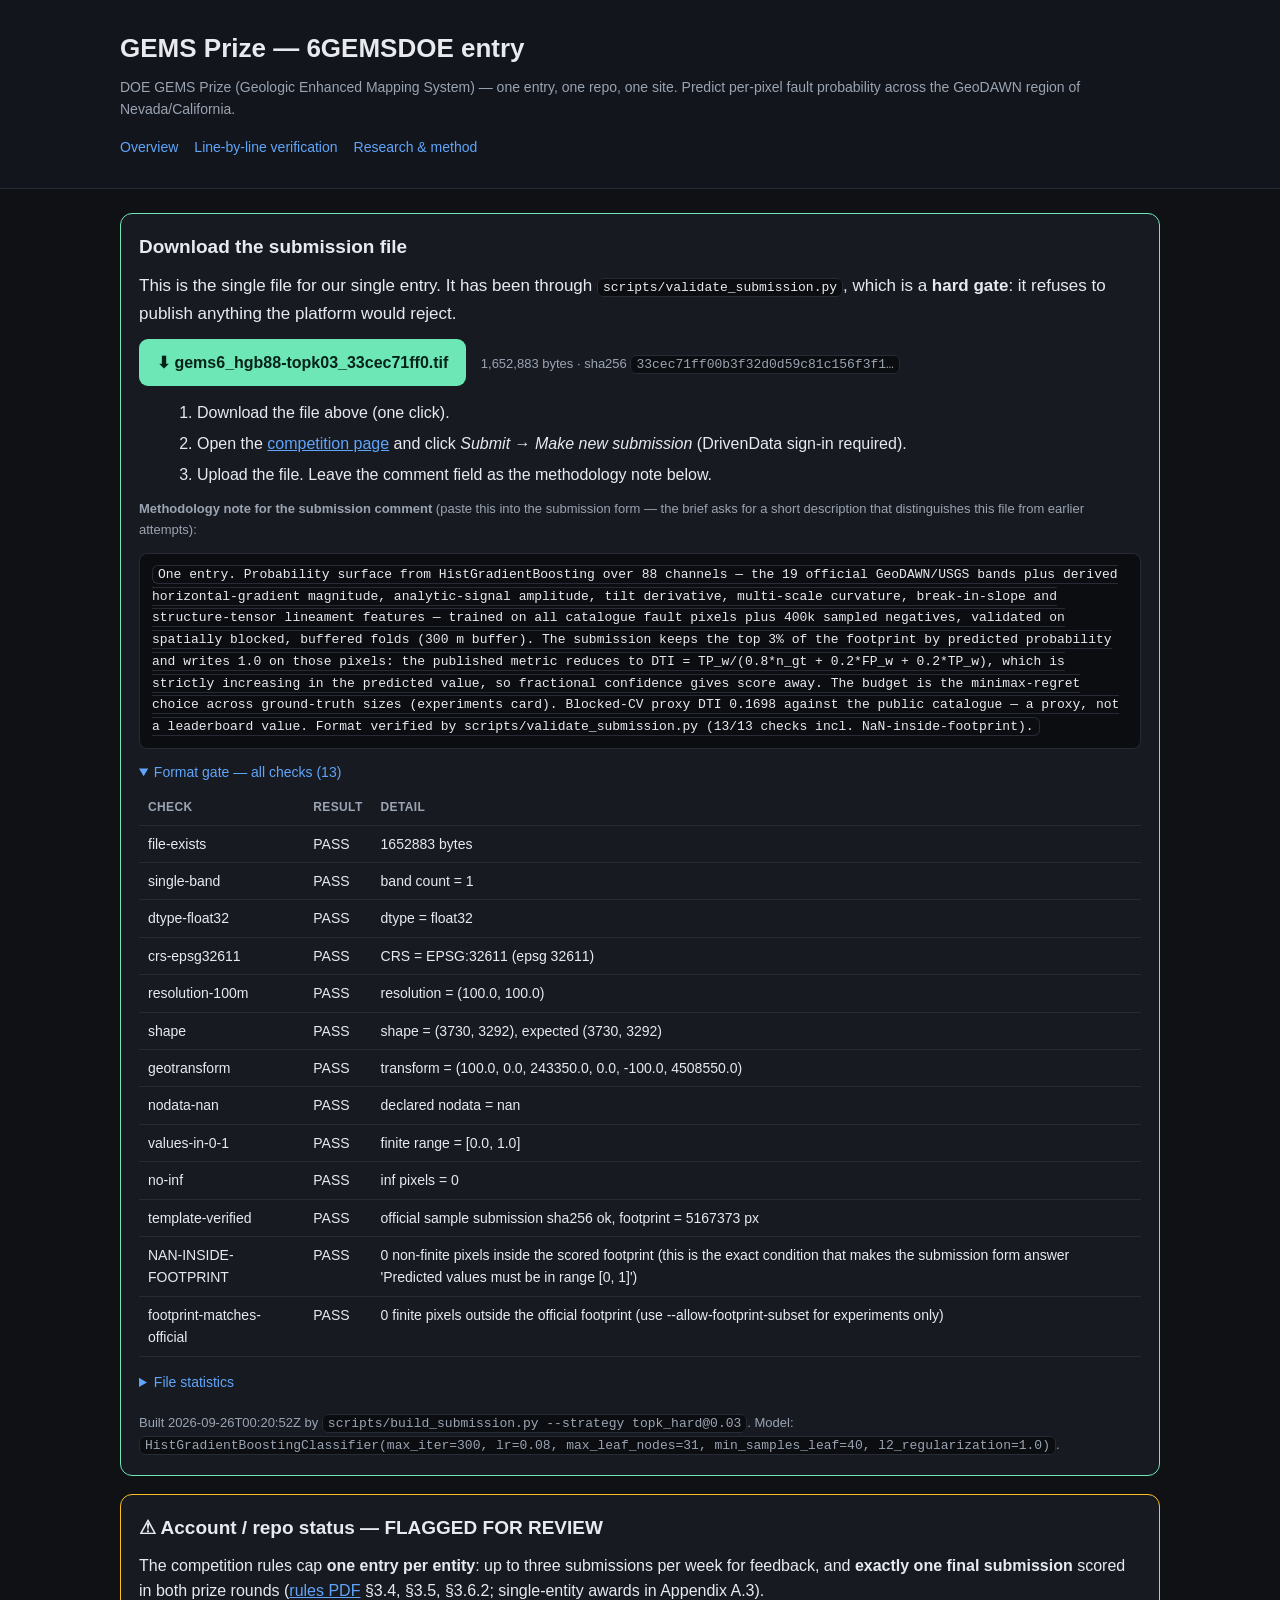
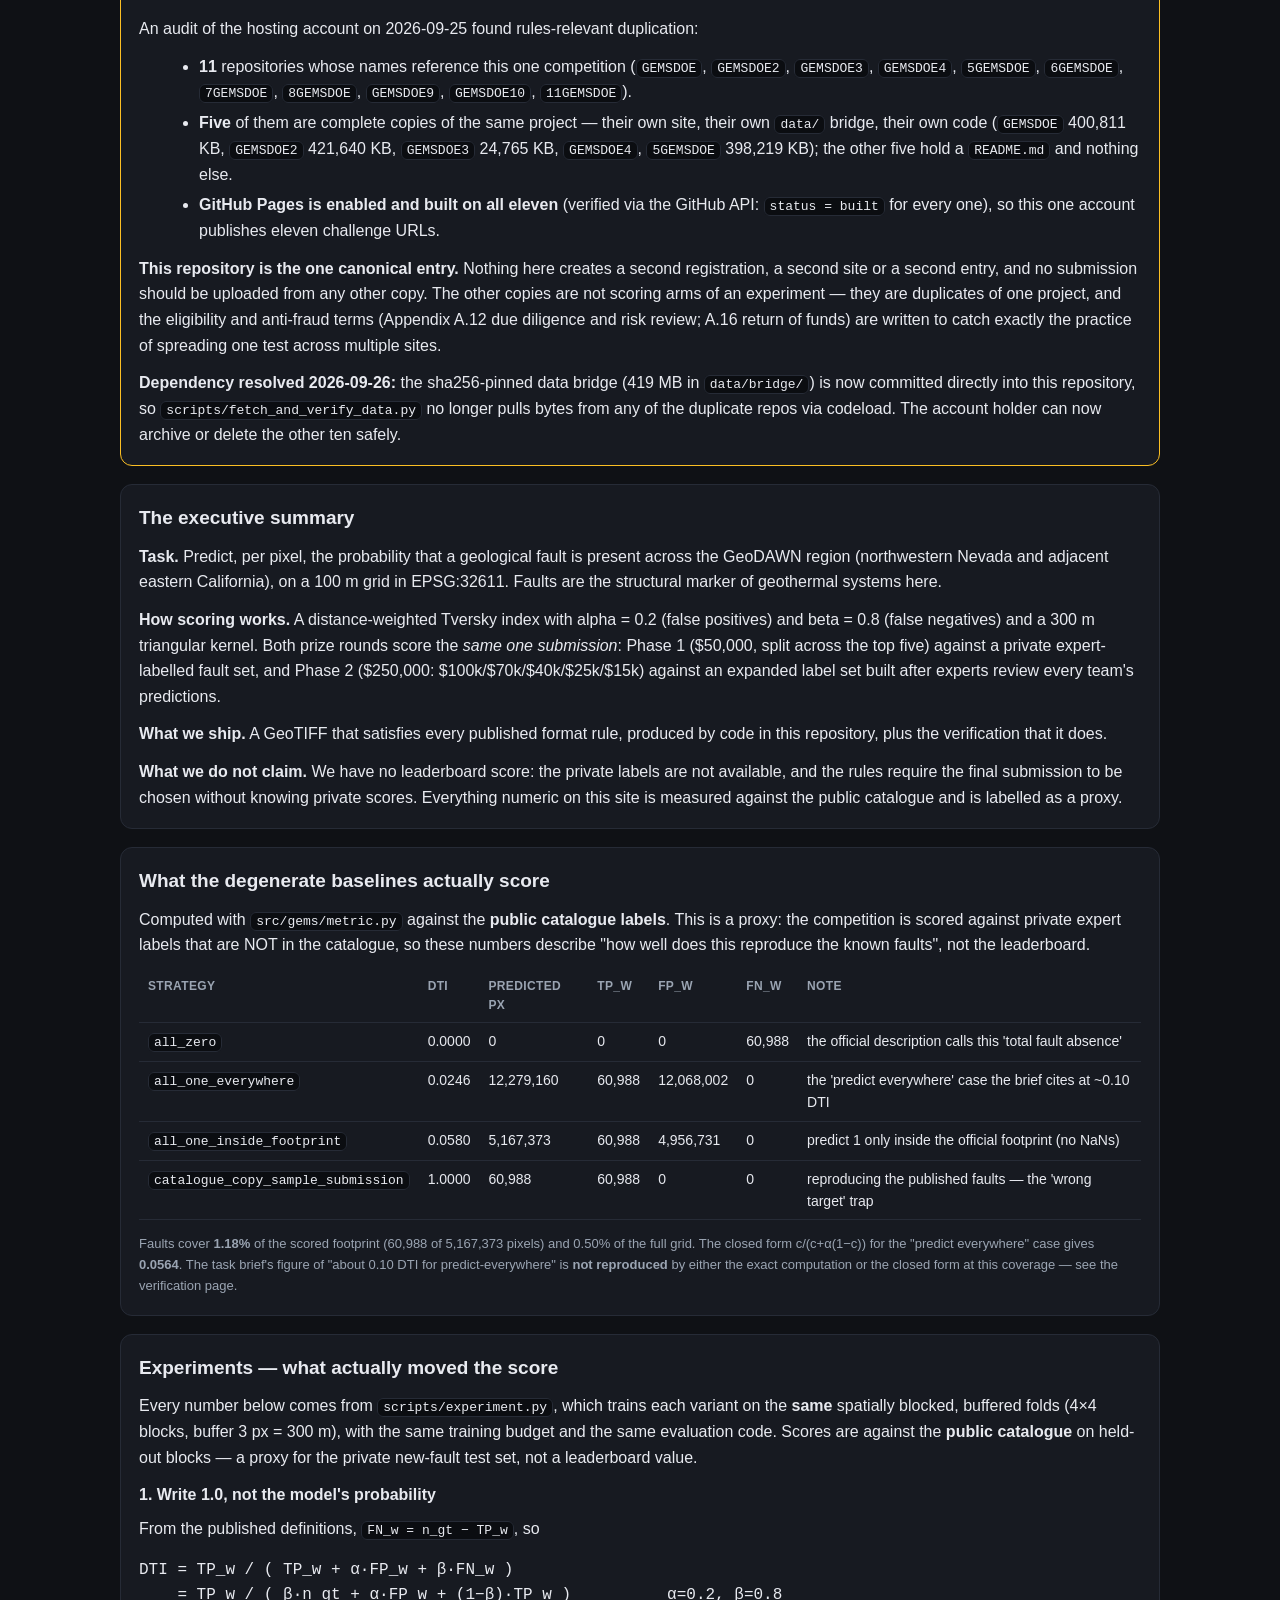
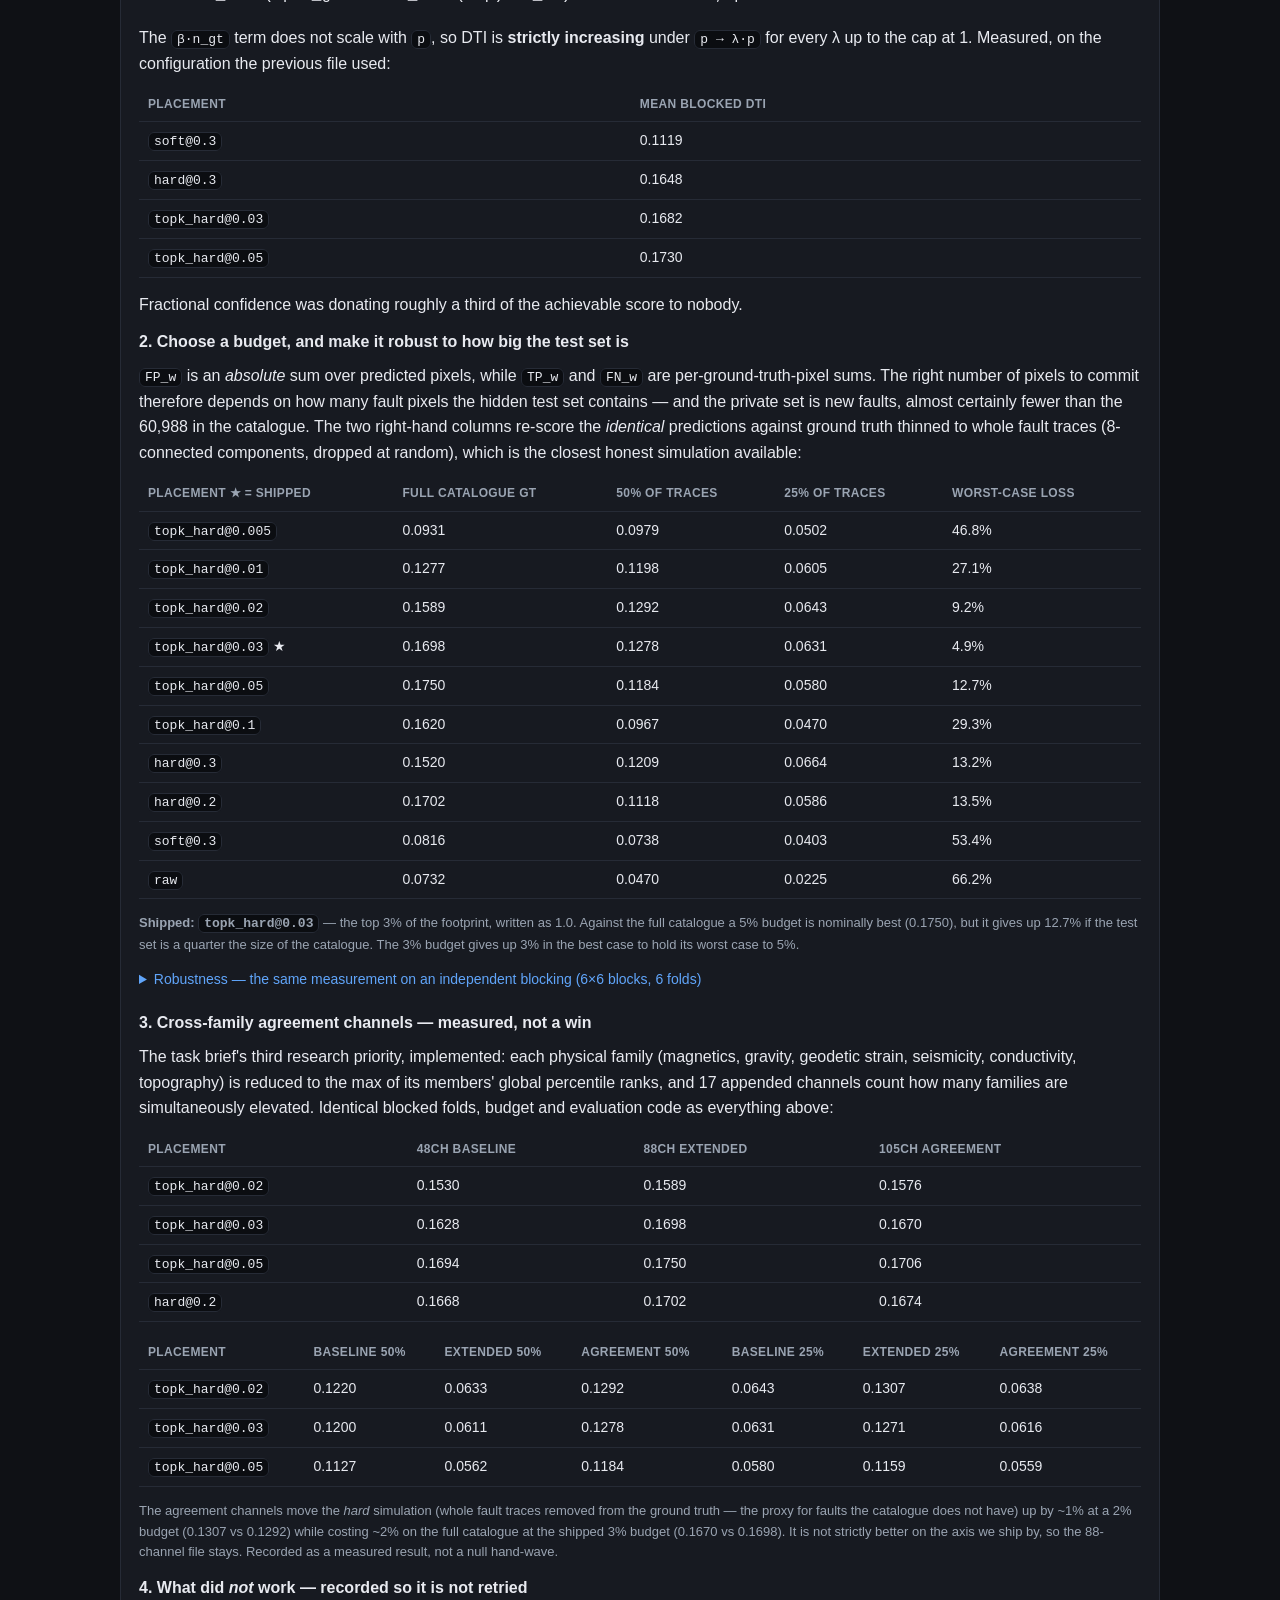
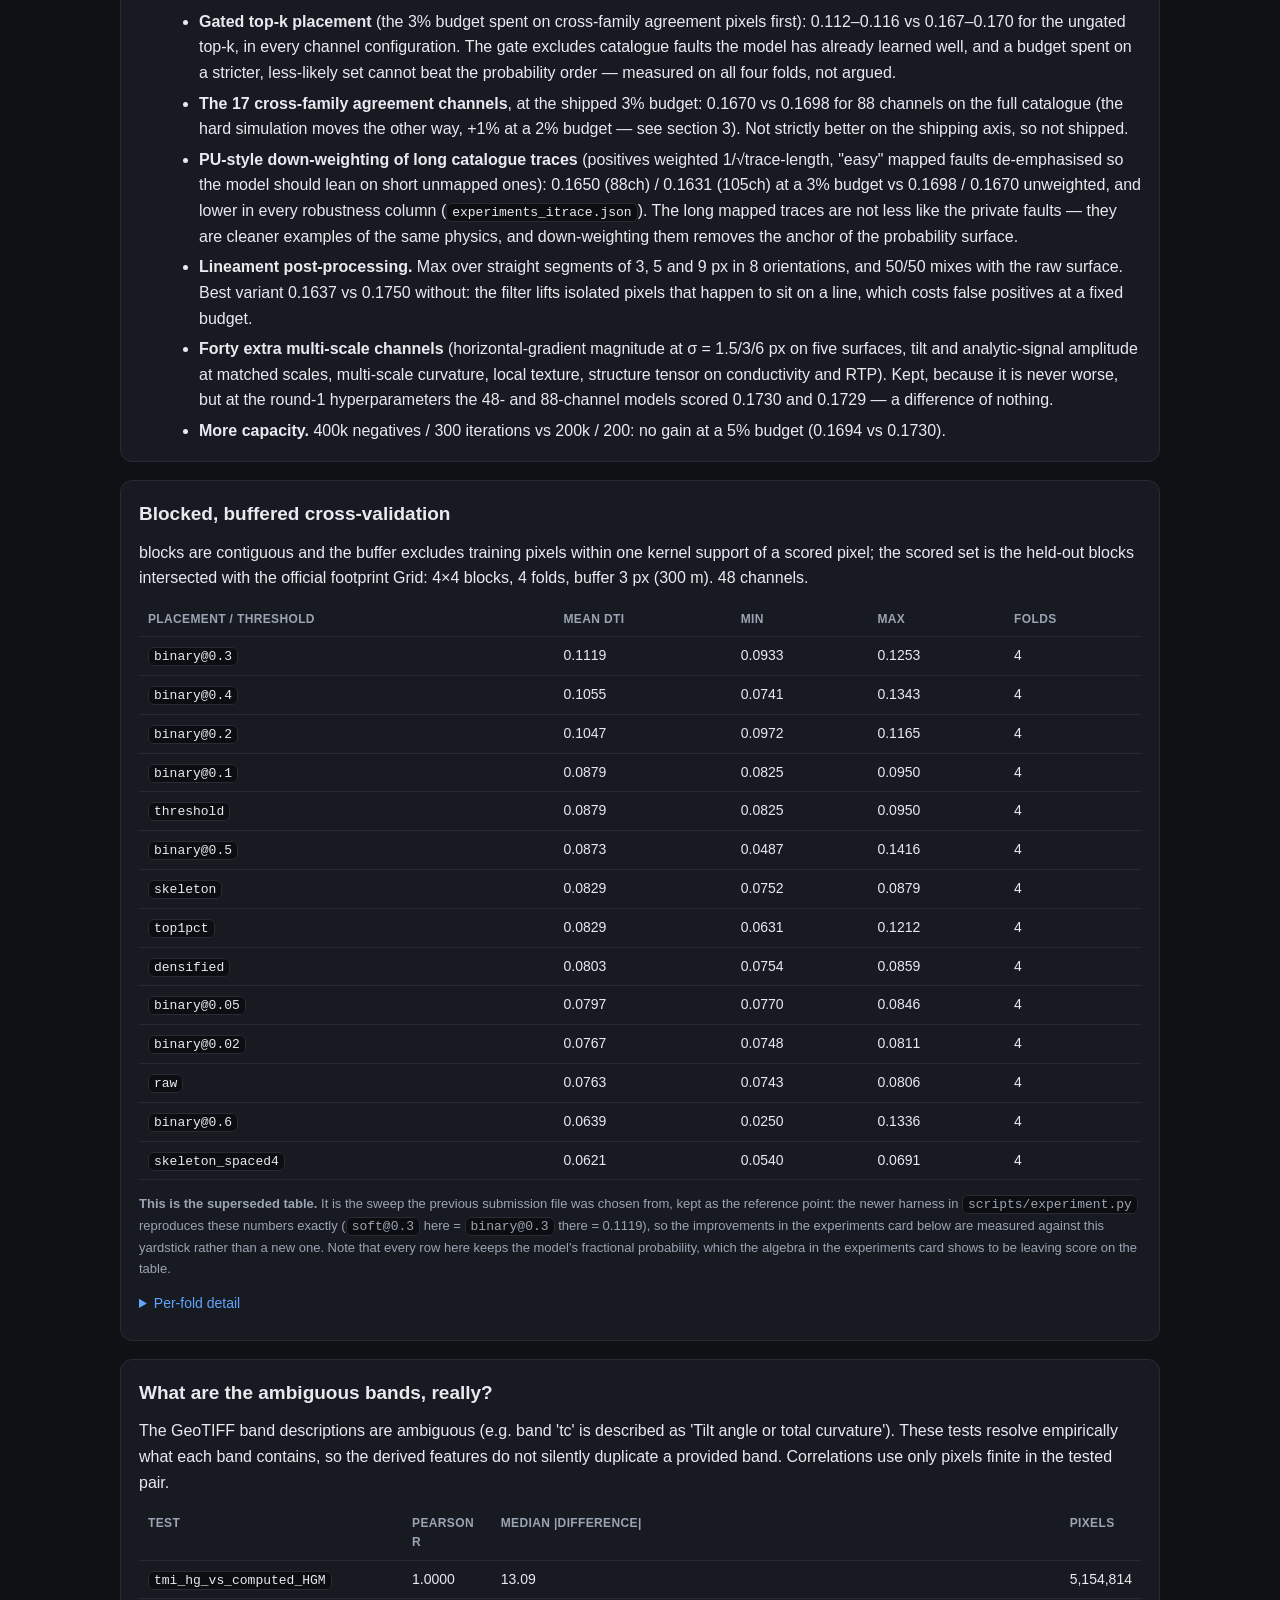
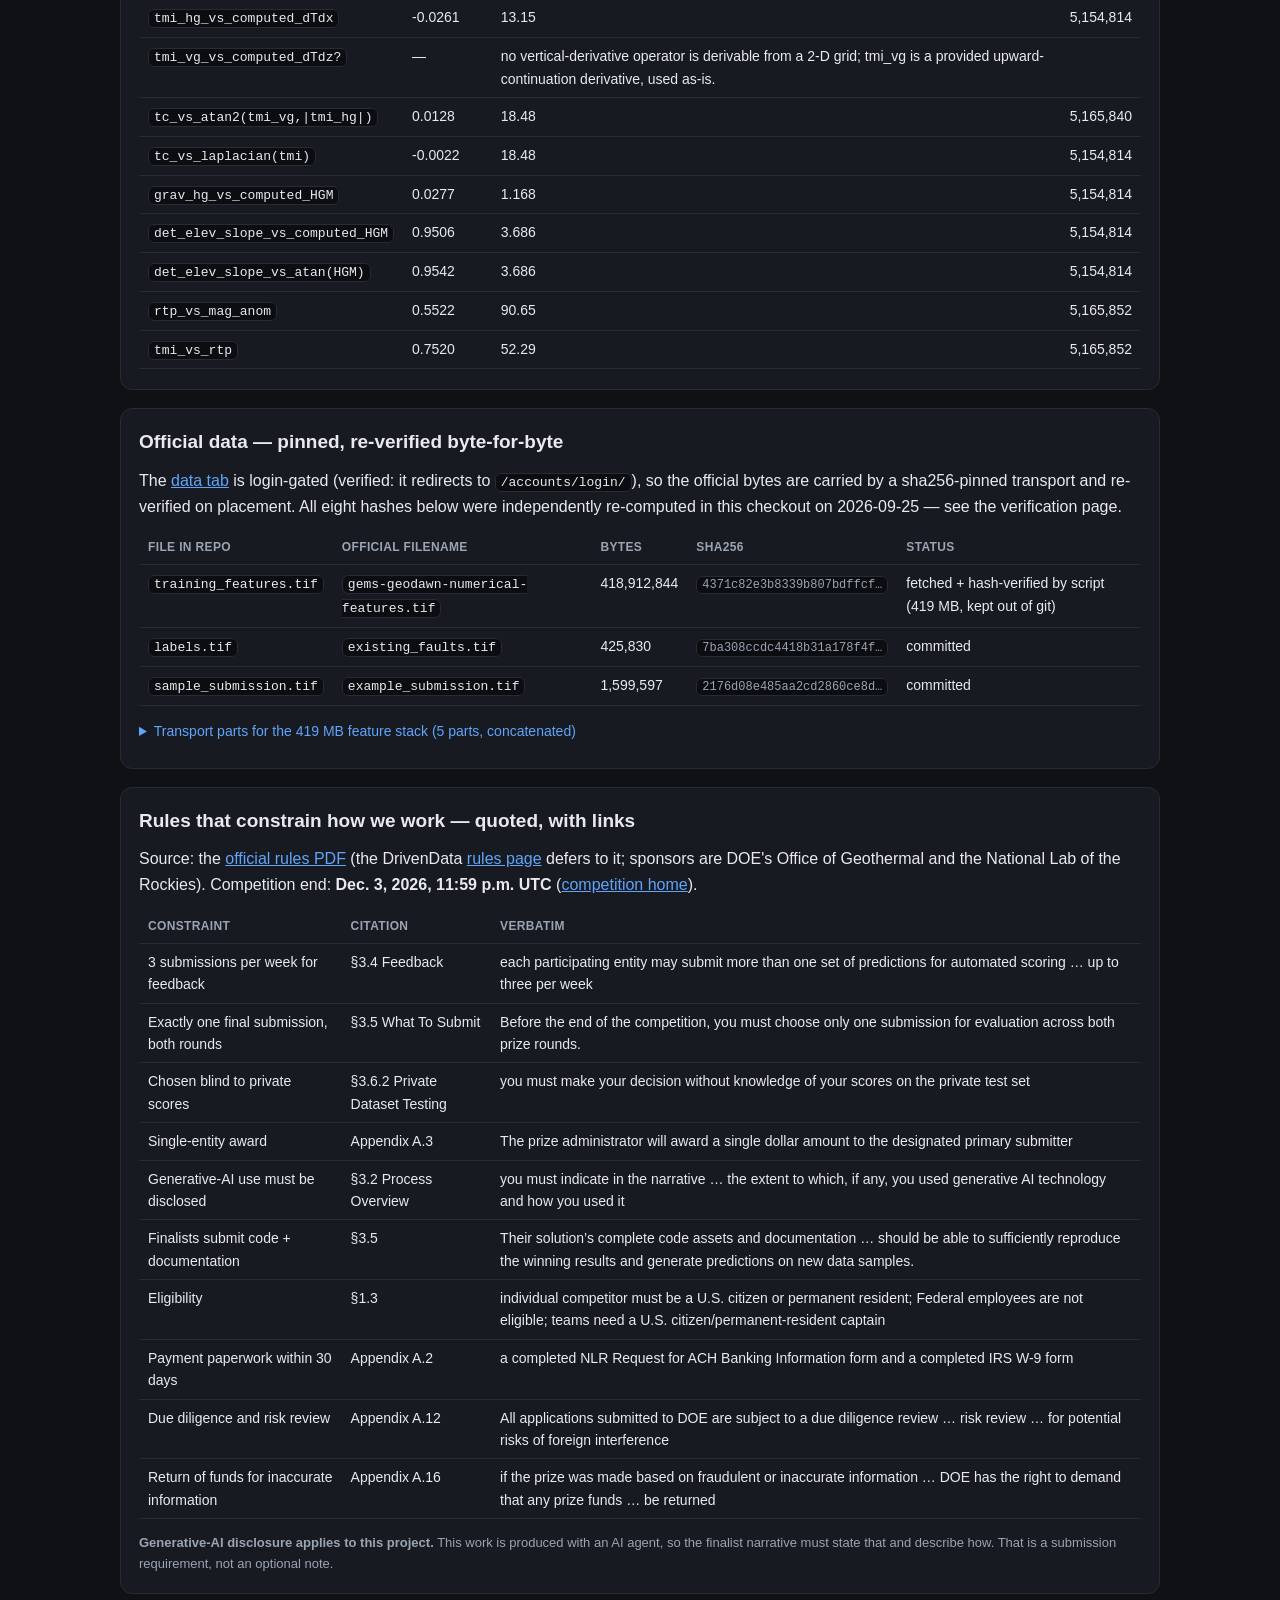
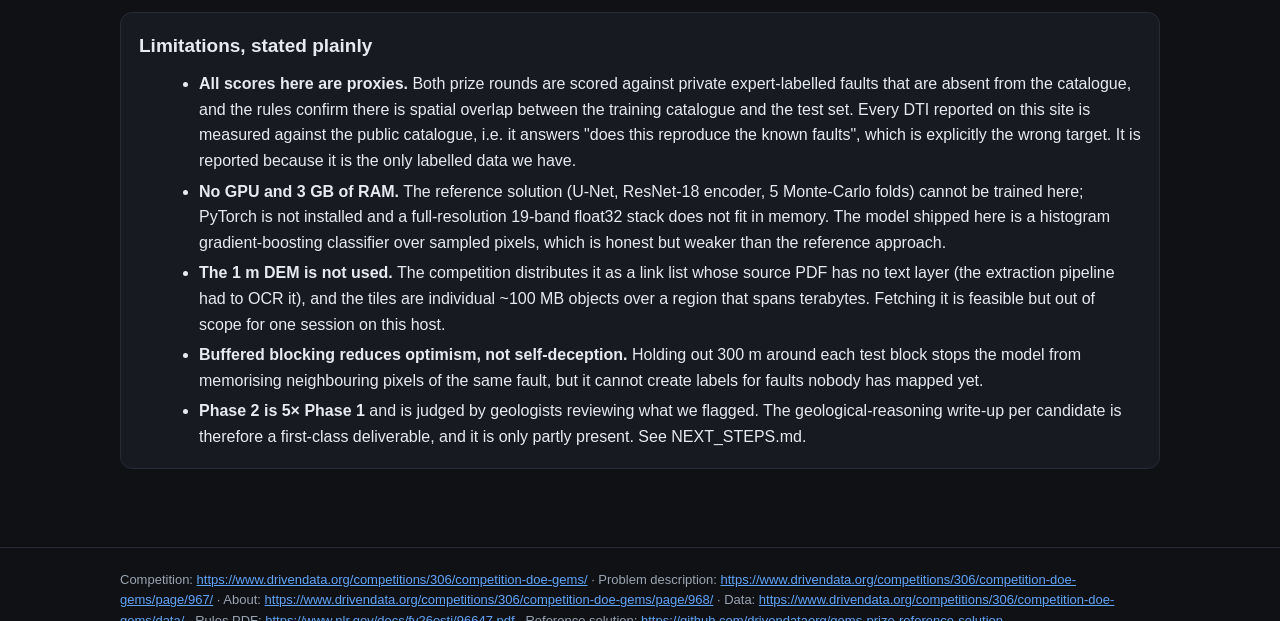
<file: index.html>
<!doctype html>
<html lang="en"><head><meta charset="utf-8">
<meta name="viewport" content="width=device-width,initial-scale=1">
<title>GEMS Prize — 6GEMSDOE entry</title>
<link rel="stylesheet" href="assets/style.css">
</head><body>
<header><div class="wrap">
<h1>GEMS Prize — 6GEMSDOE entry</h1>
<div class="sub">DOE GEMS Prize (Geologic Enhanced Mapping System) —
one entry, one repo, one site. Predict per-pixel fault probability across the
GeoDAWN region of Nevada/California.</div>
<nav><a href="index.html" class="on">Overview</a><a href="verification.html">Line-by-line verification</a><a href="research.html">Research & method</a></nav>
</div></header>
<main><div class="wrap">

<div class="card hero-card">
  <h2>Download the submission file</h2>
  <p class="lead">This is the single file for our single entry. It has been through
  <code>scripts/validate_submission.py</code>, which is a <strong>hard gate</strong>:
  it refuses to publish anything the platform would reject.</p>
  <p class="file">
    <a class="download" href="downloads/gems6_hgb88-topk03_33cec71ff0.tif" download>⬇ gems6_hgb88-topk03_33cec71ff0.tif</a>
    <span class="meta">1,652,883 bytes · sha256 <code>33cec71ff00b3f32d0d59c81c156f3f1…</code></span>
  </p>
  <ol class="steps">
    <li>Download the file above (one click).</li>
    <li>Open the <a href="https://www.drivendata.org/competitions/306/competition-doe-gems/" rel="noopener">competition page</a> and click
        <em>Submit</em> → <em>Make new submission</em> (DrivenData sign-in required).</li>
    <li>Upload the file. Leave the comment field as the methodology note below.</li>
  </ol>
  <p class="note"><strong>Methodology note for the submission comment</strong> (paste
    this into the submission form — the brief asks for a short description that
    distinguishes this file from earlier attempts):</p>
  <p class="methodnote"><code>One entry. Probability surface from
    HistGradientBoosting over 88 channels — the 19 official
    GeoDAWN/USGS bands plus derived horizontal-gradient magnitude, analytic-signal
    amplitude, tilt derivative, multi-scale curvature, break-in-slope and
    structure-tensor lineament features — trained on all catalogue fault pixels plus
    400k sampled negatives, validated on spatially blocked, buffered folds
    (300 m buffer). The submission keeps the top 3% of the
    footprint by predicted probability and writes 1.0 on those pixels: the published
    metric reduces to DTI = TP_w/(0.8*n_gt + 0.2*FP_w + 0.2*TP_w), which is strictly
    increasing in the predicted value, so fractional confidence gives score away. The
    budget is the minimax-regret choice across ground-truth sizes (experiments card).
    Blocked-CV proxy DTI 0.1698 against the public catalogue — a
    proxy, not a leaderboard value. Format verified by
    scripts/validate_submission.py (13/13 checks incl. NaN-inside-footprint).</code></p>
  <details open><summary>Format gate — all checks (13)</summary>
    <table class=""><thead><tr><th>Check</th><th>Result</th><th>Detail</th></tr></thead><tbody><tr><td>file-exists</td><td>PASS</td><td>1652883 bytes</td></tr><tr><td>single-band</td><td>PASS</td><td>band count = 1</td></tr><tr><td>dtype-float32</td><td>PASS</td><td>dtype = float32</td></tr><tr><td>crs-epsg32611</td><td>PASS</td><td>CRS = EPSG:32611 (epsg 32611)</td></tr><tr><td>resolution-100m</td><td>PASS</td><td>resolution = (100.0, 100.0)</td></tr><tr><td>shape</td><td>PASS</td><td>shape = (3730, 3292), expected (3730, 3292)</td></tr><tr><td>geotransform</td><td>PASS</td><td>transform = (100.0, 0.0, 243350.0, 0.0, -100.0, 4508550.0)</td></tr><tr><td>nodata-nan</td><td>PASS</td><td>declared nodata = nan</td></tr><tr><td>values-in-0-1</td><td>PASS</td><td>finite range = [0.0, 1.0]</td></tr><tr><td>no-inf</td><td>PASS</td><td>inf pixels = 0</td></tr><tr><td>template-verified</td><td>PASS</td><td>official sample submission sha256 ok, footprint = 5167373 px</td></tr><tr><td>NAN-INSIDE-FOOTPRINT</td><td>PASS</td><td>0 non-finite pixels inside the scored footprint (this is the exact condition that makes the submission form answer &#x27;Predicted values must be in range [0, 1]&#x27;)</td></tr><tr><td>footprint-matches-official</td><td>PASS</td><td>0 finite pixels outside the official footprint (use --allow-footprint-subset for experiments only)</td></tr></tbody></table>
  </details>
  <details><summary>File statistics</summary><table class=""><thead><tr><th>Statistic</th><th>Value</th></tr></thead><tbody><tr><td>total pixels</td><td>12279160</td></tr><tr><td>finite pixels</td><td>5167373</td></tr><tr><td>nan pixels</td><td>7111787</td></tr><tr><td>inf pixels</td><td>0</td></tr><tr><td>finite min</td><td>0.0</td></tr><tr><td>finite max</td><td>1.0</td></tr><tr><td>positive pixels</td><td>155021</td></tr><tr><td>nan inside footprint</td><td>0</td></tr><tr><td>finite outside footprint</td><td>0</td></tr></tbody></table></details>
  <p class="note">Built 2026-09-26T00:20:52Z by
     <code>scripts/build_submission.py --strategy topk_hard@0.03</code>.
     Model: <code>HistGradientBoostingClassifier(max_iter=300, lr=0.08, max_leaf_nodes=31, min_samples_leaf=40, l2_regularization=1.0)</code>.</p>
</div>
<div class="card flag">
  <h2>⚠ Account / repo status — FLAGGED FOR REVIEW</h2>
  <p>The competition rules cap <strong>one entry per entity</strong>: up to three
  submissions per week for feedback, and <strong>exactly one final submission</strong>
  scored in both prize rounds
  (<a href="https://www.nlr.gov/docs/fy26osti/96647.pdf">rules PDF</a> §3.4, §3.5,
  §3.6.2; single-entity awards in Appendix A.3).</p>
  <p>An audit of the hosting account on 2026-09-25 found rules-relevant duplication:</p>
  <ul>
    <li><strong>11</strong> repositories whose names reference this one competition
      (<code>GEMSDOE</code>, <code>GEMSDOE2</code>, <code>GEMSDOE3</code>,
      <code>GEMSDOE4</code>, <code>5GEMSDOE</code>, <code>6GEMSDOE</code>,
      <code>7GEMSDOE</code>, <code>8GEMSDOE</code>, <code>GEMSDOE9</code>,
      <code>GEMSDOE10</code>, <code>11GEMSDOE</code>).</li>
    <li><strong>Five</strong> of them are complete copies of the same project — their
      own site, their own <code>data/</code> bridge, their own code
      (<code>GEMSDOE</code> 400,811 KB, <code>GEMSDOE2</code> 421,640 KB,
      <code>GEMSDOE3</code> 24,765 KB, <code>GEMSDOE4</code>,
      <code>5GEMSDOE</code> 398,219 KB); the other five hold a
      <code>README.md</code> and nothing else.</li>
    <li><strong>GitHub Pages is enabled and built on all eleven</strong> (verified via
      the GitHub API: <code>status = built</code> for every one), so this one account
      publishes eleven challenge URLs.</li>
  </ul>
  <p><strong>This repository is the one canonical entry.</strong> Nothing here creates
  a second registration, a second site or a second entry, and no submission should be
  uploaded from any other copy. The other copies are not scoring arms of an experiment
  — they are duplicates of one project, and the eligibility and anti-fraud terms
  (Appendix A.12 due diligence and risk review; A.16 return of funds) are written to
  catch exactly the practice of spreading one test across multiple sites.</p>
  <p><strong>Dependency resolved 2026-09-26:</strong> the sha256-pinned data bridge
  (419&nbsp;MB in <code>data/bridge/</code>) is now committed directly into this
  repository, so <code>scripts/fetch_and_verify_data.py</code> no longer pulls bytes
  from any of the duplicate repos via codeload. The account holder can now archive
  or delete the other ten safely.</p>
</div>
<div class="card">
  <h2>The executive summary</h2>
  <p><strong>Task.</strong> Predict, per pixel, the probability that a geological
  fault is present across the GeoDAWN region (northwestern Nevada and adjacent
  eastern California), on a 100 m grid in EPSG:32611. Faults are the structural
  marker of geothermal systems here.</p>
  <p><strong>How scoring works.</strong> A distance-weighted Tversky index with
  alpha = 0.2 (false positives) and beta = 0.8 (false negatives) and a 300 m
  triangular kernel. Both prize rounds score the <em>same one submission</em>:
  Phase 1 ($50,000, split across the top five) against a private expert-labelled
  fault set, and Phase 2 ($250,000: $100k/$70k/$40k/$25k/$15k) against an expanded
  label set built after experts review every team's predictions.</p>
  <p><strong>What we ship.</strong> A GeoTIFF that satisfies every published format
  rule, produced by code in this repository, plus the verification that it does.</p>
  <p><strong>What we do not claim.</strong> We have no leaderboard score: the
  private labels are not available, and the rules require the final submission to be
  chosen without knowing private scores. Everything numeric on this site is measured
  against the public catalogue and is labelled as a proxy.</p>
</div>
<div class="card">
  <h2>What the degenerate baselines actually score</h2>
  <p>Computed with <code>src/gems/metric.py</code> against the <strong>public
  catalogue labels</strong>. This is a proxy: the competition is scored against
  private expert labels that are NOT in the catalogue, so these numbers describe
  "how well does this reproduce the known faults", not the leaderboard.</p>
  <table class=""><thead><tr><th>Strategy</th><th>DTI</th><th>Predicted px</th><th>TP_w</th><th>FP_w</th><th>FN_w</th><th>Note</th></tr></thead><tbody><tr><td><code>all_zero</code></td><td>0.0000</td><td>0</td><td>0</td><td>0</td><td>60,988</td><td>the official description calls this &#x27;total fault absence&#x27;</td></tr><tr><td><code>all_one_everywhere</code></td><td>0.0246</td><td>12,279,160</td><td>60,988</td><td>12,068,002</td><td>0</td><td>the &#x27;predict everywhere&#x27; case the brief cites at ~0.10 DTI</td></tr><tr><td><code>all_one_inside_footprint</code></td><td>0.0580</td><td>5,167,373</td><td>60,988</td><td>4,956,731</td><td>0</td><td>predict 1 only inside the official footprint (no NaNs)</td></tr><tr><td><code>catalogue_copy_sample_submission</code></td><td>1.0000</td><td>60,988</td><td>60,988</td><td>0</td><td>0</td><td>reproducing the published faults — the &#x27;wrong target&#x27; trap</td></tr></tbody></table>
  <p class="note">Faults cover <strong>1.18%</strong> of the
  scored footprint (60,988 of 5,167,373 pixels)
  and 0.50% of the full grid.
  The closed form c/(c+α(1−c)) for the "predict everywhere" case gives <strong>0.0564</strong>.
  The task brief's figure of "about 0.10 DTI for predict-everywhere" is
  <strong>not reproduced</strong> by either the exact computation or the closed
  form at this coverage — see the verification page.</p>
</div>
<div class="card">
  <h2>Experiments — what actually moved the score</h2>
  <p>Every number below comes from <code>scripts/experiment.py</code>, which trains
  each variant on the <strong>same</strong> spatially blocked, buffered folds
  (4×4 blocks, buffer
  3 px = 300 m), with the same
  training budget and the same evaluation code. Scores are against the
  <strong>public catalogue</strong> on held-out blocks — a proxy for the private
  new-fault test set, not a leaderboard value.</p>
  <h3>1. Write 1.0, not the model's probability</h3>
  <p>From the published definitions, <code>FN_w = n_gt − TP_w</code>, so</p>
  <pre class="code">DTI = TP_w / ( TP_w + α·FP_w + β·FN_w )
    = TP_w / ( β·n_gt + α·FP_w + (1−β)·TP_w )          α=0.2, β=0.8</pre>
  <p>The <code>β·n_gt</code> term does not scale with <code>p</code>, so DTI is
  <strong>strictly increasing</strong> under <code>p → λ·p</code> for every λ up to the
  cap at 1. Measured, on the configuration the previous file used:</p>
  <table class=""><thead><tr><th>Placement</th><th>mean blocked DTI</th></tr></thead><tbody><tr><td><code>soft@0.3</code></td><td>0.1119</td></tr><tr><td><code>hard@0.3</code></td><td>0.1648</td></tr><tr><td><code>topk_hard@0.03</code></td><td>0.1682</td></tr><tr><td><code>topk_hard@0.05</code></td><td>0.1730</td></tr></tbody></table>
  <p>Fractional confidence was donating roughly a third of the achievable score to
  nobody.</p>
  <h3>2. Choose a budget, and make it robust to how big the test set is</h3>
  <p><code>FP_w</code> is an <em>absolute</em> sum over predicted pixels, while
  <code>TP_w</code> and <code>FN_w</code> are per-ground-truth-pixel sums. The right
  number of pixels to commit therefore depends on how many fault pixels the hidden
  test set contains — and the private set is new faults, almost certainly fewer than
  the 60,988 in the catalogue. The two right-hand columns
  re-score the <em>identical</em> predictions against ground truth thinned to whole
  fault traces (8-connected components, dropped at random), which is the closest
  honest simulation available:</p>
  <table class=""><thead><tr><th>Placement ★ = shipped</th><th>full catalogue GT</th><th>50% of traces</th><th>25% of traces</th><th>worst-case loss</th></tr></thead><tbody><tr><td><code>topk_hard@0.005</code></td><td>0.0931</td><td>0.0979</td><td>0.0502</td><td>46.8%</td></tr><tr><td><code>topk_hard@0.01</code></td><td>0.1277</td><td>0.1198</td><td>0.0605</td><td>27.1%</td></tr><tr><td><code>topk_hard@0.02</code></td><td>0.1589</td><td>0.1292</td><td>0.0643</td><td>9.2%</td></tr><tr><td><code>topk_hard@0.03</code> ★</td><td>0.1698</td><td>0.1278</td><td>0.0631</td><td>4.9%</td></tr><tr><td><code>topk_hard@0.05</code></td><td>0.1750</td><td>0.1184</td><td>0.0580</td><td>12.7%</td></tr><tr><td><code>topk_hard@0.1</code></td><td>0.1620</td><td>0.0967</td><td>0.0470</td><td>29.3%</td></tr><tr><td><code>hard@0.3</code></td><td>0.1520</td><td>0.1209</td><td>0.0664</td><td>13.2%</td></tr><tr><td><code>hard@0.2</code></td><td>0.1702</td><td>0.1118</td><td>0.0586</td><td>13.5%</td></tr><tr><td><code>soft@0.3</code></td><td>0.0816</td><td>0.0738</td><td>0.0403</td><td>53.4%</td></tr><tr><td><code>raw</code></td><td>0.0732</td><td>0.0470</td><td>0.0225</td><td>66.2%</td></tr></tbody></table>
  <p class="note"><strong>Shipped: <code>topk_hard@0.03</code></strong> — the top
  3% of the footprint, written as 1.0. Against the full
  catalogue a 5% budget is nominally best (0.1750),
  but it gives up 12.7% if the test set is a quarter the size of the catalogue. The
  3% budget gives up 3% in the best case to hold its worst case to 5%.</p>
  <details><summary>Robustness — the same measurement on an independent blocking (6×6 blocks, 6 folds)</summary><table class=""><thead><tr><th>Placement</th><th>full catalogue GT</th><th>50% of traces</th><th>25% of traces</th></tr></thead><tbody><tr><td><code>topk_hard@0.01</code></td><td>0.1413</td><td>0.1196</td><td>0.0670</td></tr><tr><td><code>topk_hard@0.02</code></td><td>0.1700</td><td>0.1276</td><td>0.0695</td></tr><tr><td><code>topk_hard@0.03</code> ★</td><td>0.1807</td><td>0.1261</td><td>0.0671</td></tr><tr><td><code>topk_hard@0.05</code></td><td>0.1844</td><td>0.1155</td><td>0.0612</td></tr><tr><td><code>topk_hard@0.1</code></td><td>0.1675</td><td>0.0938</td><td>0.0494</td></tr><tr><td><code>hard@0.3</code></td><td>0.1710</td><td>0.0992</td><td>0.0507</td></tr><tr><td><code>soft@0.3</code></td><td>0.1245</td><td>0.0824</td><td>0.0439</td></tr></tbody></table><p class="note">The ranking of the budgets is unchanged and the 3% choice is again the minimax-regret one (worst-case loss 3.5% vs 11.9% for the 5% budget that leads on the full catalogue).</p></details>
  
  <h3>3. Cross-family agreement channels — measured, not a win</h3>
  <p>The task brief's third research priority, implemented: each physical family
  (magnetics, gravity, geodetic strain, seismicity, conductivity, topography) is
  reduced to the max of its members' global percentile ranks, and 17 appended
  channels count how many families are simultaneously elevated. Identical blocked
  folds, budget and evaluation code as everything above:</p>
  <table class=""><thead><tr><th>Placement</th><th>48ch baseline</th><th>88ch extended</th><th>105ch agreement</th></tr></thead><tbody><tr><td><code>topk_hard@0.02</code></td><td>0.1530</td><td>0.1589</td><td>0.1576</td></tr><tr><td><code>topk_hard@0.03</code></td><td>0.1628</td><td>0.1698</td><td>0.1670</td></tr><tr><td><code>topk_hard@0.05</code></td><td>0.1694</td><td>0.1750</td><td>0.1706</td></tr><tr><td><code>hard@0.2</code></td><td>0.1668</td><td>0.1702</td><td>0.1674</td></tr></tbody></table>
  <table class=""><thead><tr><th>Placement</th><th>baseline 50%</th><th>extended 50%</th><th>agreement 50%</th><th>baseline 25%</th><th>extended 25%</th><th>agreement 25%</th></tr></thead><tbody><tr><td><code>topk_hard@0.02</code></td><td>0.1220</td><td>0.0633</td><td>0.1292</td><td>0.0643</td><td>0.1307</td><td>0.0638</td></tr><tr><td><code>topk_hard@0.03</code></td><td>0.1200</td><td>0.0611</td><td>0.1278</td><td>0.0631</td><td>0.1271</td><td>0.0616</td></tr><tr><td><code>topk_hard@0.05</code></td><td>0.1127</td><td>0.0562</td><td>0.1184</td><td>0.0580</td><td>0.1159</td><td>0.0559</td></tr></tbody></table>
  <p class="note">The agreement channels move the <em>hard</em> simulation (whole
  fault traces removed from the ground truth — the proxy for faults the catalogue
  does not have) up by ~1% at a 2% budget (0.1307 vs 0.1292) while costing ~2% on
  the full catalogue at the shipped 3% budget (0.1670 vs 0.1698). It is not
  strictly better on the axis we ship by, so the 88-channel file stays. Recorded
  as a measured result, not a null hand-wave.</p>

  <h3>4. What did <em>not</em> work — recorded so it is not retried</h3>
  <ul>
    <li><strong>Gated top-k placement</strong> (the 3% budget spent on cross-family
      agreement pixels first): 0.112–0.116 vs 0.167–0.170 for the ungated top-k,
      in every channel configuration. The gate excludes catalogue faults the model
      has already learned well, and a budget spent on a stricter, less-likely set
      cannot beat the probability order — measured on all four folds, not argued.</li>
    <li><strong>The 17 cross-family agreement channels</strong>, at the shipped 3%
      budget: 0.1670 vs 0.1698 for 88 channels on the full catalogue (the hard
      simulation moves the other way, +1% at a 2% budget — see section 3). Not
      strictly better on the shipping axis, so not shipped.</li>
    <li><strong>PU-style down-weighting of long catalogue traces</strong>
      (positives weighted 1/√trace-length, "easy" mapped faults de-emphasised so the
      model should lean on short unmapped ones): 0.1650 (88ch) / 0.1631 (105ch) at
      a 3% budget vs 0.1698 / 0.1670 unweighted, and lower in every robustness
      column (<code>experiments_itrace.json</code>). The long mapped traces are not
      less like the private faults — they are cleaner examples of the same physics,
      and down-weighting them removes the anchor of the probability surface.</li>
    <li><strong>Lineament post-processing.</strong> Max over straight segments of 3,
      5 and 9 px in 8 orientations, and 50/50 mixes with the raw surface. Best
      variant 0.1637 vs
      0.1750 without: the
      filter lifts isolated pixels that happen to sit on a line, which costs false
      positives at a fixed budget.</li>
    <li><strong>Forty extra multi-scale channels</strong> (horizontal-gradient
      magnitude at σ = 1.5/3/6 px on five surfaces, tilt and analytic-signal amplitude
      at matched scales, multi-scale curvature, local texture, structure tensor on
      conductivity and RTP). Kept, because it is never worse, but at the round-1
      hyperparameters the 48- and 88-channel models scored 0.1730 and 0.1729 — a
      difference of nothing.</li>
    <li><strong>More capacity.</strong> 400k negatives / 300 iterations vs 200k / 200:
      no gain at a 5% budget (0.1694 vs 0.1730).</li>
  </ul>
</div>
<div class="card">
  <h2>Blocked, buffered cross-validation</h2>
  <p>blocks are contiguous and the buffer excludes training pixels within one kernel support of a scored pixel; the scored set is the held-out blocks intersected with the official footprint Grid: 4×4 blocks,
  4 folds, buffer 3 px
  (300 m). 48 channels.</p>
  <table class=""><thead><tr><th>Placement / threshold</th><th>mean DTI</th><th>min</th><th>max</th><th>folds</th></tr></thead><tbody><tr><td><code>binary@0.3</code></td><td>0.1119</td><td>0.0933</td><td>0.1253</td><td>4</td></tr><tr><td><code>binary@0.4</code></td><td>0.1055</td><td>0.0741</td><td>0.1343</td><td>4</td></tr><tr><td><code>binary@0.2</code></td><td>0.1047</td><td>0.0972</td><td>0.1165</td><td>4</td></tr><tr><td><code>binary@0.1</code></td><td>0.0879</td><td>0.0825</td><td>0.0950</td><td>4</td></tr><tr><td><code>threshold</code></td><td>0.0879</td><td>0.0825</td><td>0.0950</td><td>4</td></tr><tr><td><code>binary@0.5</code></td><td>0.0873</td><td>0.0487</td><td>0.1416</td><td>4</td></tr><tr><td><code>skeleton</code></td><td>0.0829</td><td>0.0752</td><td>0.0879</td><td>4</td></tr><tr><td><code>top1pct</code></td><td>0.0829</td><td>0.0631</td><td>0.1212</td><td>4</td></tr><tr><td><code>densified</code></td><td>0.0803</td><td>0.0754</td><td>0.0859</td><td>4</td></tr><tr><td><code>binary@0.05</code></td><td>0.0797</td><td>0.0770</td><td>0.0846</td><td>4</td></tr><tr><td><code>binary@0.02</code></td><td>0.0767</td><td>0.0748</td><td>0.0811</td><td>4</td></tr><tr><td><code>raw</code></td><td>0.0763</td><td>0.0743</td><td>0.0806</td><td>4</td></tr><tr><td><code>binary@0.6</code></td><td>0.0639</td><td>0.0250</td><td>0.1336</td><td>4</td></tr><tr><td><code>skeleton_spaced4</code></td><td>0.0621</td><td>0.0540</td><td>0.0691</td><td>4</td></tr></tbody></table>
  <p class="note"><strong>This is the superseded table.</strong> It is the sweep the
  previous submission file was chosen from, kept as the reference point: the newer
  harness in <code>scripts/experiment.py</code> reproduces these numbers exactly
  (<code>soft@0.3</code> here = <code>binary@0.3</code> there = 0.1119), so the
  improvements in the experiments card below are measured against this yardstick
  rather than a new one. Note that every row here keeps the model's fractional
  probability, which the algebra in the experiments card shows to be leaving score
  on the table.</p>
  <details><summary>Per-fold detail</summary>
  <table class=""><thead><tr><th>Fold</th><th>Train positives</th><th>Scored px</th><th>Scored positives</th><th>Best DTI</th><th>Seconds</th></tr></thead><tbody><tr><td>0</td><td>48,484</td><td>929,173</td><td>12,426</td><td>0.1059</td><td>71.1</td></tr><tr><td>1</td><td>34,354</td><td>2,083,992</td><td>26,366</td><td>0.0984</td><td>83.8</td></tr><tr><td>2</td><td>43,950</td><td>1,519,181</td><td>16,847</td><td>0.1253</td><td>76.9</td></tr><tr><td>3</td><td>55,612</td><td>635,027</td><td>5,349</td><td>0.1416</td><td>58.9</td></tr></tbody></table>
  </details>
</div>
<div class="card">
  <h2>What are the ambiguous bands, really?</h2>
  <p>The GeoTIFF band descriptions are ambiguous (e.g. band &#x27;tc&#x27; is described as &#x27;Tilt angle or total curvature&#x27;). These tests resolve empirically what each band contains, so the derived features do not silently duplicate a provided band. Correlations use only pixels finite in the tested pair.</p>
  <table class=""><thead><tr><th>Test</th><th>Pearson r</th><th>Median |difference|</th><th>Pixels</th></tr></thead><tbody><tr><td><code>tmi_hg_vs_computed_HGM</code></td><td>1.0000</td><td>13.09</td><td>5,154,814</td></tr><tr><td><code>tmi_hg_vs_computed_dTdx</code></td><td>-0.0261</td><td>13.15</td><td>5,154,814</td></tr><tr><td><code>tmi_vg_vs_computed_dTdz?</code></td><td>—</td><td>no vertical-derivative operator is derivable from a 2-D grid; tmi_vg is a provided upward-continuation derivative, used as-is.</td><td></td></tr><tr><td><code>tc_vs_atan2(tmi_vg,|tmi_hg|)</code></td><td>0.0128</td><td>18.48</td><td>5,165,840</td></tr><tr><td><code>tc_vs_laplacian(tmi)</code></td><td>-0.0022</td><td>18.48</td><td>5,154,814</td></tr><tr><td><code>grav_hg_vs_computed_HGM</code></td><td>0.0277</td><td>1.168</td><td>5,154,814</td></tr><tr><td><code>det_elev_slope_vs_computed_HGM</code></td><td>0.9506</td><td>3.686</td><td>5,154,814</td></tr><tr><td><code>det_elev_slope_vs_atan(HGM)</code></td><td>0.9542</td><td>3.686</td><td>5,154,814</td></tr><tr><td><code>rtp_vs_mag_anom</code></td><td>0.5522</td><td>90.65</td><td>5,165,852</td></tr><tr><td><code>tmi_vs_rtp</code></td><td>0.7520</td><td>52.29</td><td>5,165,852</td></tr></tbody></table>
</div>
<div class="card">
  <h2>Official data — pinned, re-verified byte-for-byte</h2>
  <p>The <a href="https://www.drivendata.org/competitions/306/competition-doe-gems/data/" rel="noopener">data tab</a> is login-gated (verified:
  it redirects to <code>/accounts/login/</code>), so the official bytes are carried
  by a sha256-pinned transport and re-verified on placement. All eight hashes below
  were independently re-computed in this checkout on 2026-09-25 — see the
  verification page.</p>
  <table class=""><thead><tr><th>File in repo</th><th>Official filename</th><th>Bytes</th><th>sha256</th><th>Status</th></tr></thead><tbody><tr><td><code>training_features.tif</code></td><td><code>gems-geodawn-numerical-features.tif</code></td><td>418,912,844</td><td><code class='hash'>4371c82e3b8339b807bdffcf…</code></td><td>fetched + hash-verified by script (419 MB, kept out of git)</td></tr><tr><td><code>labels.tif</code></td><td><code>existing_faults.tif</code></td><td>425,830</td><td><code class='hash'>7ba308ccdc4418b31a178f4f…</code></td><td>committed</td></tr><tr><td><code>sample_submission.tif</code></td><td><code>example_submission.tif</code></td><td>1,599,597</td><td><code class='hash'>2176d08e485aa2cd2860ce8d…</code></td><td>committed</td></tr></tbody></table>
  <details><summary>Transport parts for the 419 MB feature stack (5 parts, concatenated)</summary>
    <ul><li><code>part-000</code> 94,371,840 B <code class='hash'>0a330f8951af6c92…</code></li><li><code>part-001</code> 94,371,840 B <code class='hash'>3c98037b2c997e3b…</code></li><li><code>part-002</code> 94,371,840 B <code class='hash'>c375c4dbc40c59bb…</code></li><li><code>part-003</code> 94,371,840 B <code class='hash'>b164159e6d0cb259…</code></li><li><code>part-004</code> 41,425,484 B <code class='hash'>fa0a6f9c936fac1d…</code></li></ul>
  </details>
</div>
<div class="card">
  <h2>Rules that constrain how we work — quoted, with links</h2>
  <p>Source: the <a href="https://www.nlr.gov/docs/fy26osti/96647.pdf" rel="noopener">official rules PDF</a>
  (the DrivenData <a href="https://www.drivendata.org/competitions/306/competition-doe-gems/rules/" rel="noopener">rules page</a> defers to it;
  sponsors are DOE's Office of Geothermal and the National Lab of the Rockies).
  Competition end: <strong>Dec. 3, 2026, 11:59 p.m. UTC</strong>
  (<a href="https://www.drivendata.org/competitions/306/competition-doe-gems/" rel="noopener">competition home</a>).</p>
  <table class=""><thead><tr><th>Constraint</th><th>Citation</th><th>Verbatim</th></tr></thead><tbody><tr><td>3 submissions per week for feedback</td><td>§3.4 Feedback</td><td>each participating entity may submit more than one set of predictions for automated scoring … up to three per week</td></tr><tr><td>Exactly one final submission, both rounds</td><td>§3.5 What To Submit</td><td>Before the end of the competition, you must choose only one submission for evaluation across both prize rounds.</td></tr><tr><td>Chosen blind to private scores</td><td>§3.6.2 Private Dataset Testing</td><td>you must make your decision without knowledge of your scores on the private test set</td></tr><tr><td>Single-entity award</td><td>Appendix A.3</td><td>The prize administrator will award a single dollar amount to the designated primary submitter</td></tr><tr><td>Generative-AI use must be disclosed</td><td>§3.2 Process Overview</td><td>you must indicate in the narrative … the extent to which, if any, you used generative AI technology and how you used it</td></tr><tr><td>Finalists submit code + documentation</td><td>§3.5</td><td>Their solution’s complete code assets and documentation … should be able to sufficiently reproduce the winning results and generate predictions on new data samples.</td></tr><tr><td>Eligibility</td><td>§1.3</td><td>individual competitor must be a U.S. citizen or permanent resident; Federal employees are not eligible; teams need a U.S. citizen/permanent-resident captain</td></tr><tr><td>Payment paperwork within 30 days</td><td>Appendix A.2</td><td>a completed NLR Request for ACH Banking Information form and a completed IRS W-9 form</td></tr><tr><td>Due diligence and risk review</td><td>Appendix A.12</td><td>All applications submitted to DOE are subject to a due diligence review … risk review … for potential risks of foreign interference</td></tr><tr><td>Return of funds for inaccurate information</td><td>Appendix A.16</td><td>if the prize was made based on fraudulent or inaccurate information … DOE has the right to demand that any prize funds … be returned</td></tr></tbody></table>
  <p class="note"><strong>Generative-AI disclosure applies to this project.</strong>
  This work is produced with an AI agent, so the finalist narrative must state that and
  describe how. That is a submission requirement, not an optional note.</p>
</div>
<div class="card">
  <h2>Limitations, stated plainly</h2>
  <ul>
    <li><strong>All scores here are proxies.</strong> Both prize rounds are scored
      against private expert-labelled faults that are absent from the catalogue, and
      the rules confirm there is spatial overlap between the training catalogue and the
      test set. Every DTI reported on this site is measured against the public
      catalogue, i.e. it answers "does this reproduce the known faults", which is
      explicitly the wrong target. It is reported because it is the only labelled data
      we have.</li>
    <li><strong>No GPU and 3 GB of RAM.</strong> The reference solution (U-Net,
      ResNet-18 encoder, 5 Monte-Carlo folds) cannot be trained here; PyTorch is not
      installed and a full-resolution 19-band float32 stack does not fit in memory.
      The model shipped here is a histogram gradient-boosting classifier over
      sampled pixels, which is honest but weaker than the reference approach.</li>
    <li><strong>The 1 m DEM is not used.</strong> The competition distributes it as a
      link list whose source PDF has no text layer (the extraction pipeline had to OCR
      it), and the tiles are individual ~100 MB objects over a region that spans
      terabytes. Fetching it is feasible but out of scope for one session on this host.</li>
    <li><strong>Buffered blocking reduces optimism, not self-deception.</strong>
      Holding out 300 m around each test block stops the model from memorising
      neighbouring pixels of the same fault, but it cannot create labels for faults
      nobody has mapped yet.</li>
    <li><strong>Phase 2 is 5× Phase 1</strong> and is judged by geologists reviewing
      what we flagged. The geological-reasoning write-up per candidate is therefore a
      first-class deliverable, and it is only partly present. See NEXT_STEPS.md.</li>
  </ul>
</div>
</div></main>
<footer><div class="wrap">
Competition: <a href="https://www.drivendata.org/competitions/306/competition-doe-gems/" rel="noopener">https://www.drivendata.org/competitions/306/competition-doe-gems/</a> · Problem description: <a href="https://www.drivendata.org/competitions/306/competition-doe-gems/page/967/" rel="noopener">https://www.drivendata.org/competitions/306/competition-doe-gems/page/967/</a> ·
About: <a href="https://www.drivendata.org/competitions/306/competition-doe-gems/page/968/" rel="noopener">https://www.drivendata.org/competitions/306/competition-doe-gems/page/968/</a> · Data: <a href="https://www.drivendata.org/competitions/306/competition-doe-gems/data/" rel="noopener">https://www.drivendata.org/competitions/306/competition-doe-gems/data/</a> ·
Rules PDF: <a href="https://www.nlr.gov/docs/fy26osti/96647.pdf" rel="noopener">https://www.nlr.gov/docs/fy26osti/96647.pdf</a> ·
Reference solution: <a href="https://github.com/drivendataorg/gems-prize-reference-solution" rel="noopener">https://github.com/drivendataorg/gems-prize-reference-solution</a>
<p>This page is generated by <code>scripts/build_site.py</code> from measured
evidence in <code>data/evidence/</code>. Numbers are not typed by hand.</p>
</div></footer></body></html>
</file>
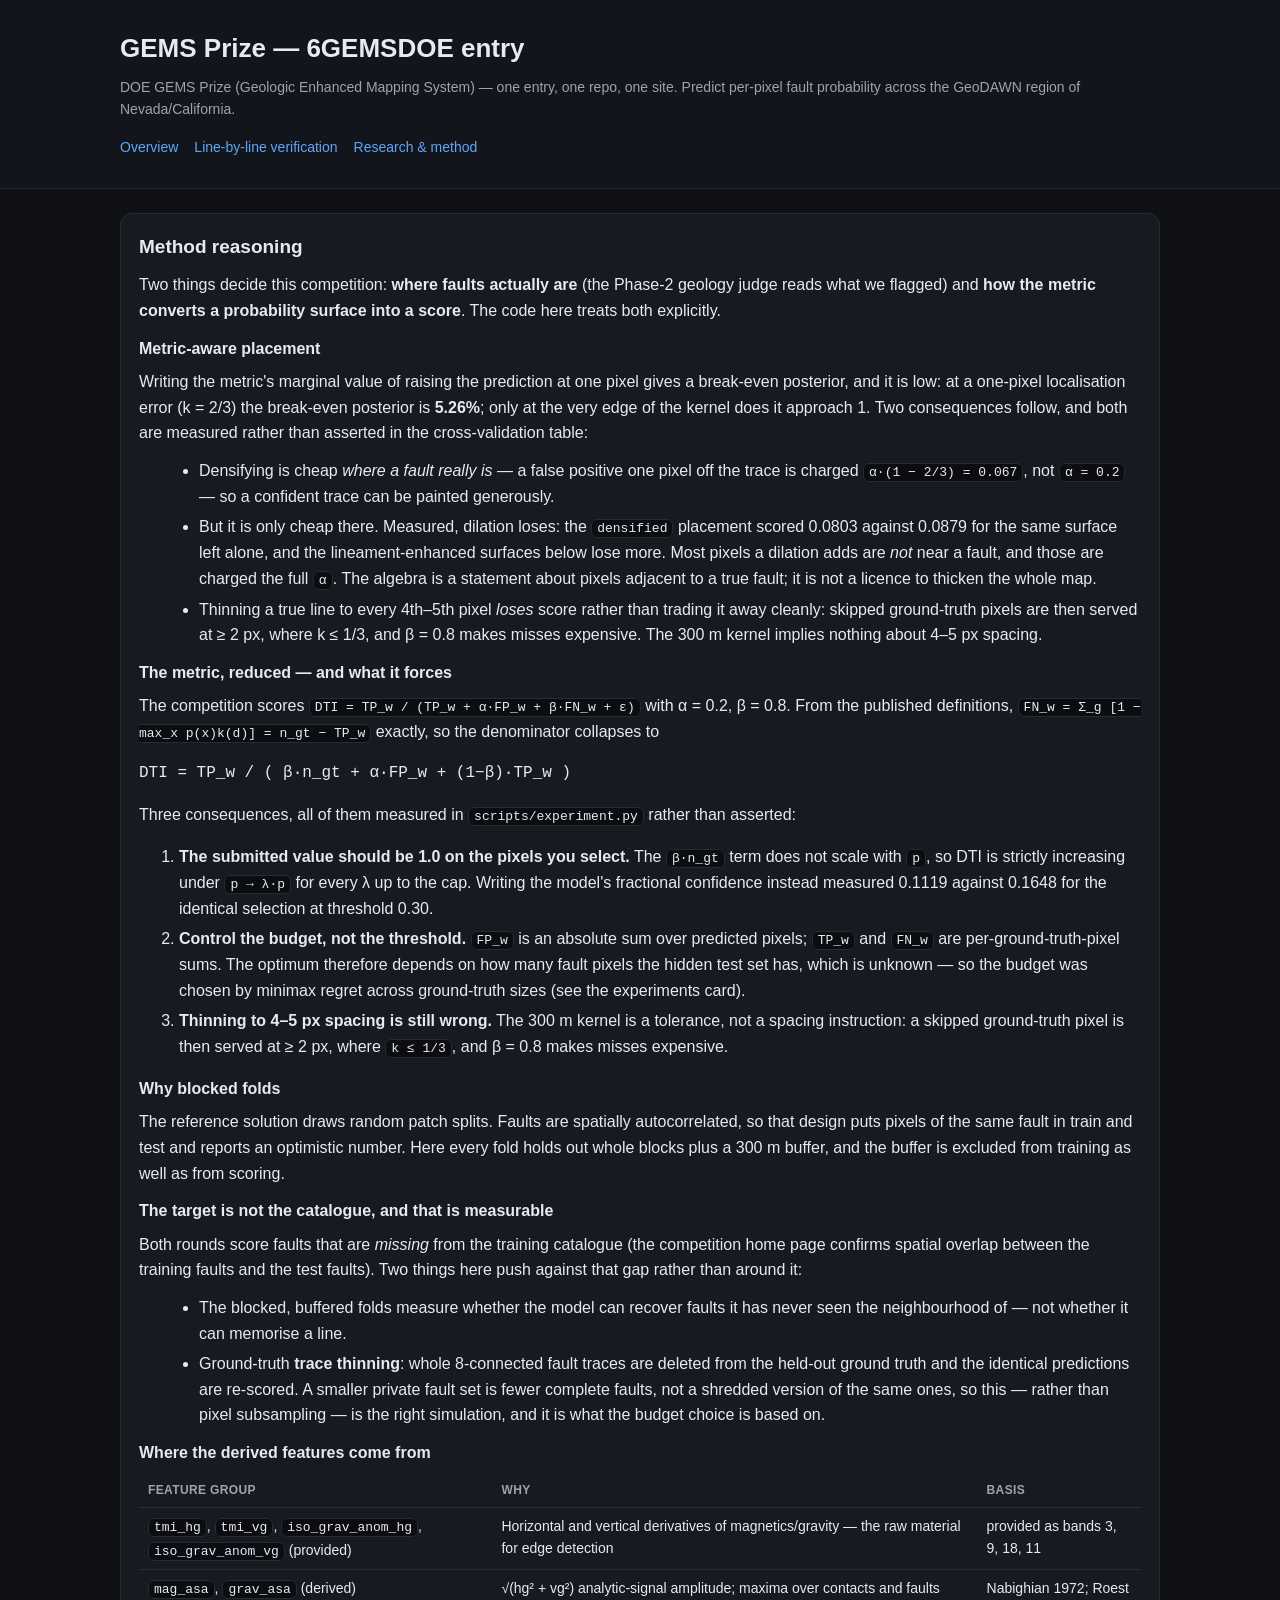
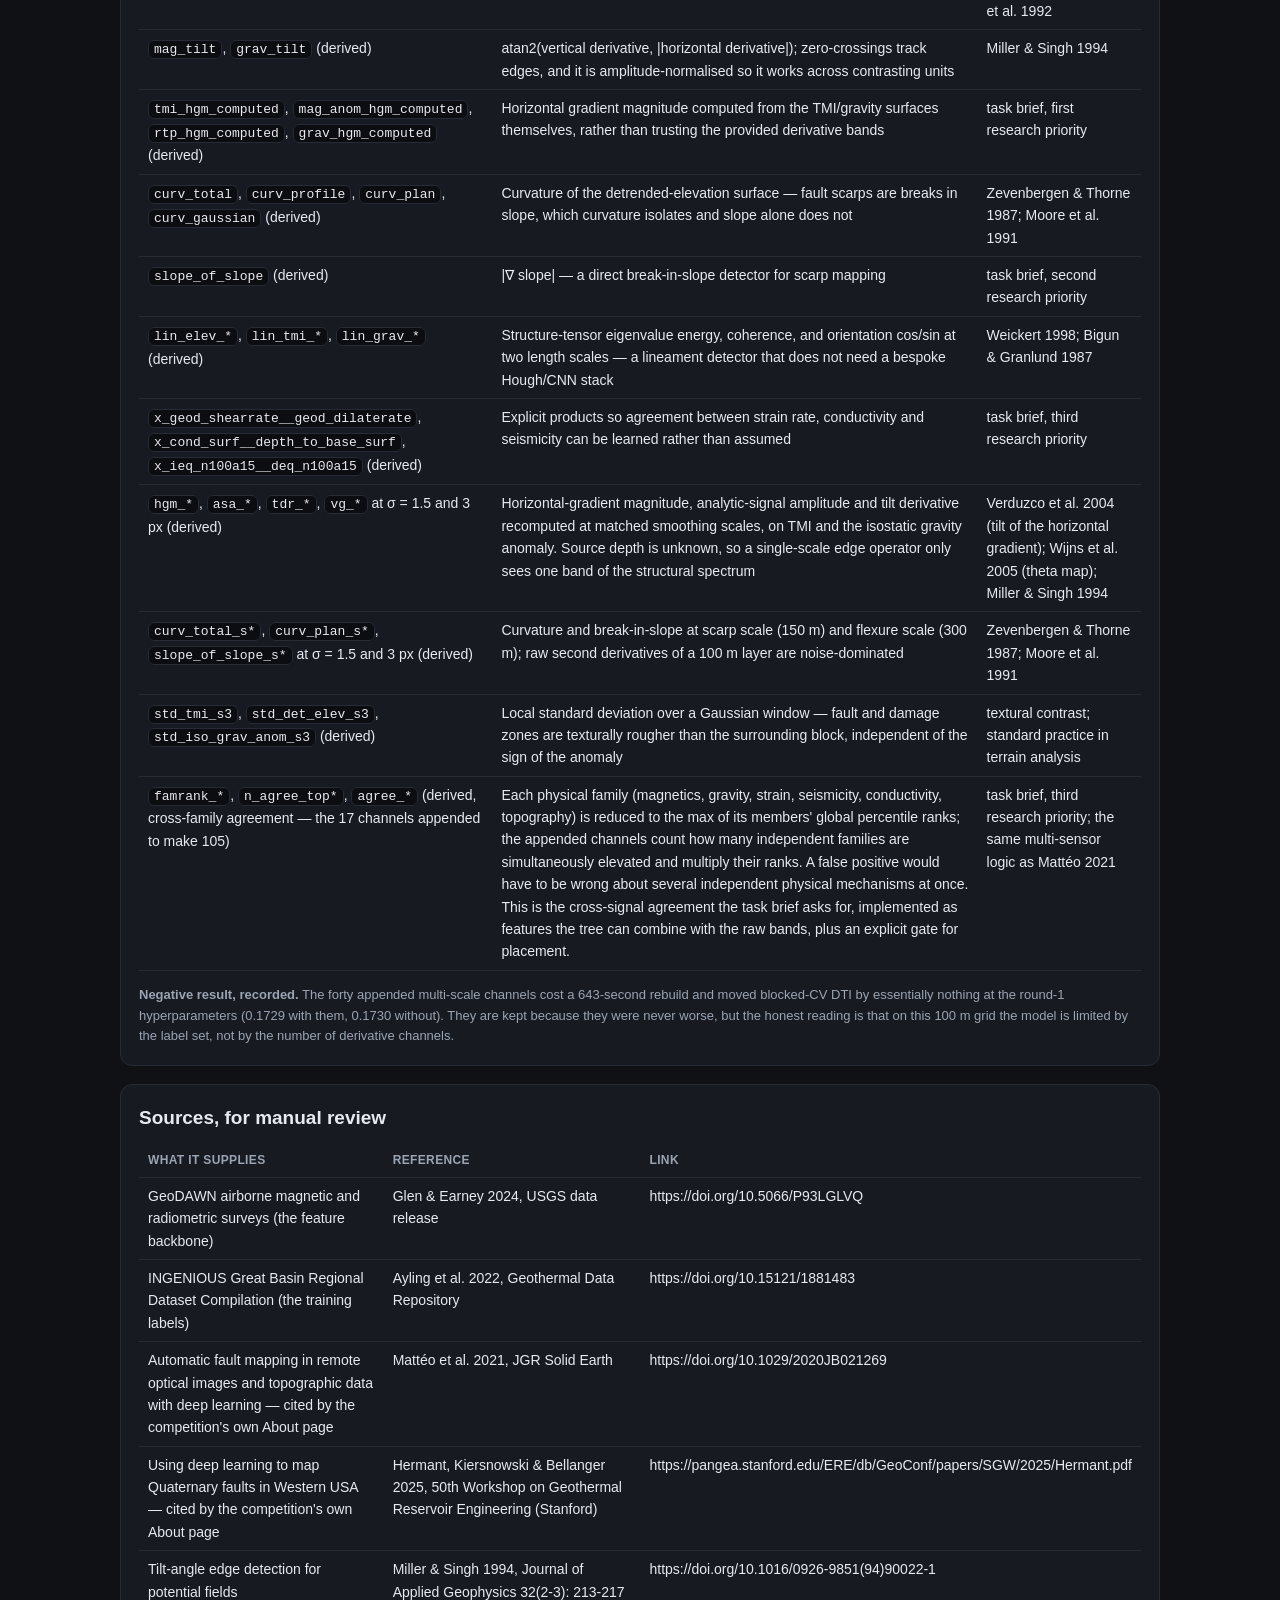
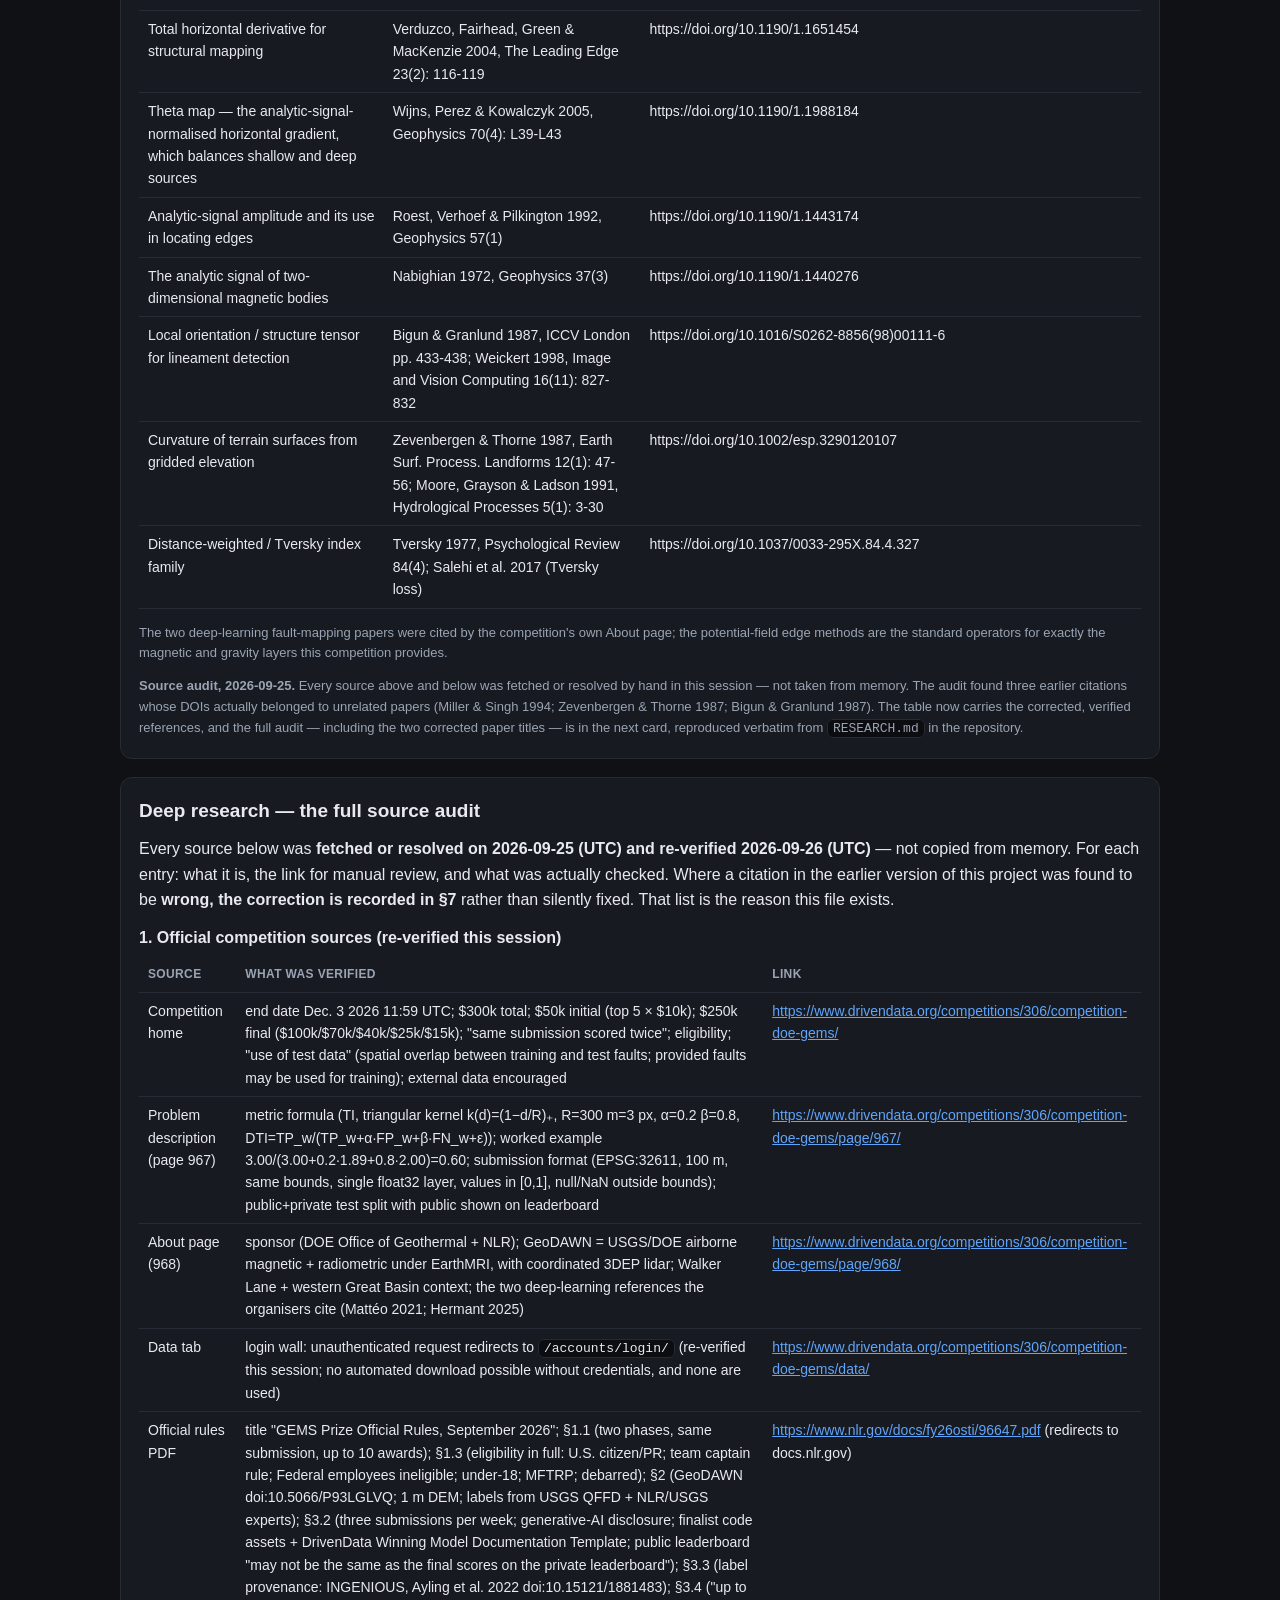
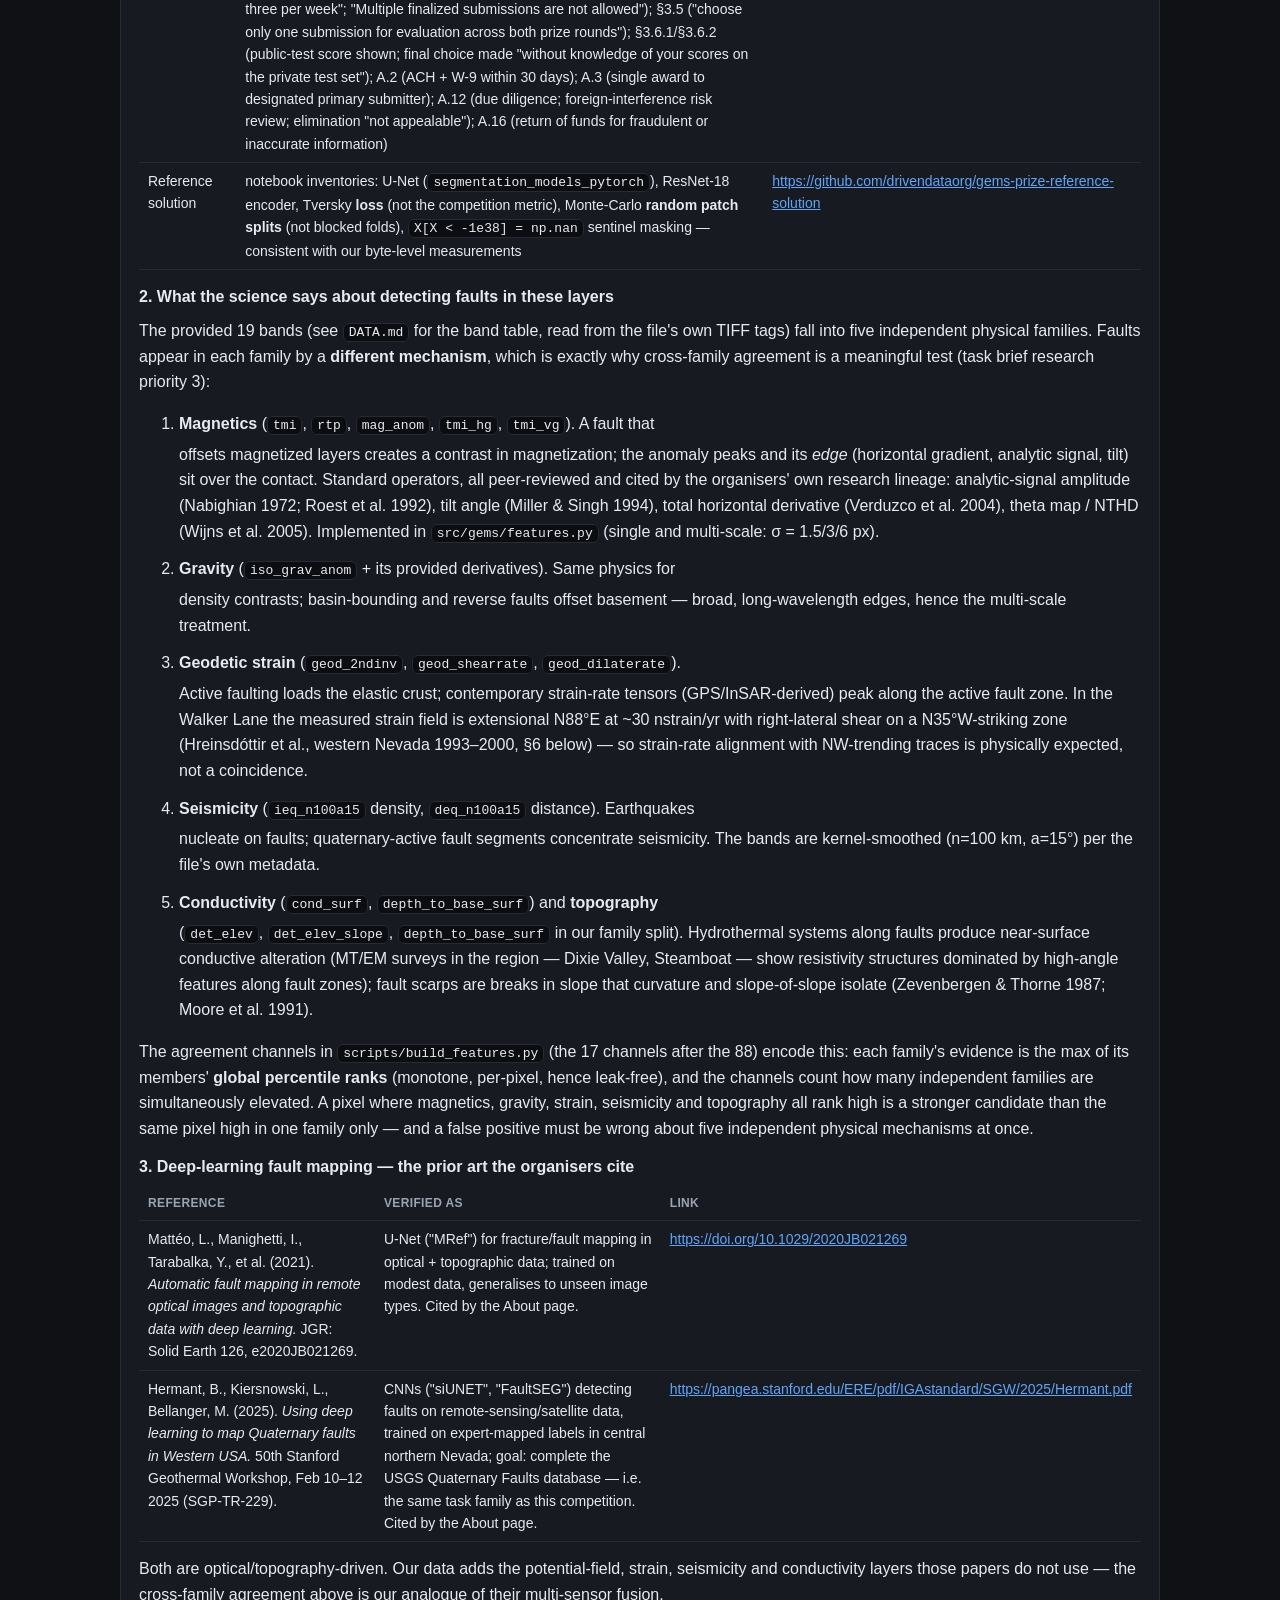
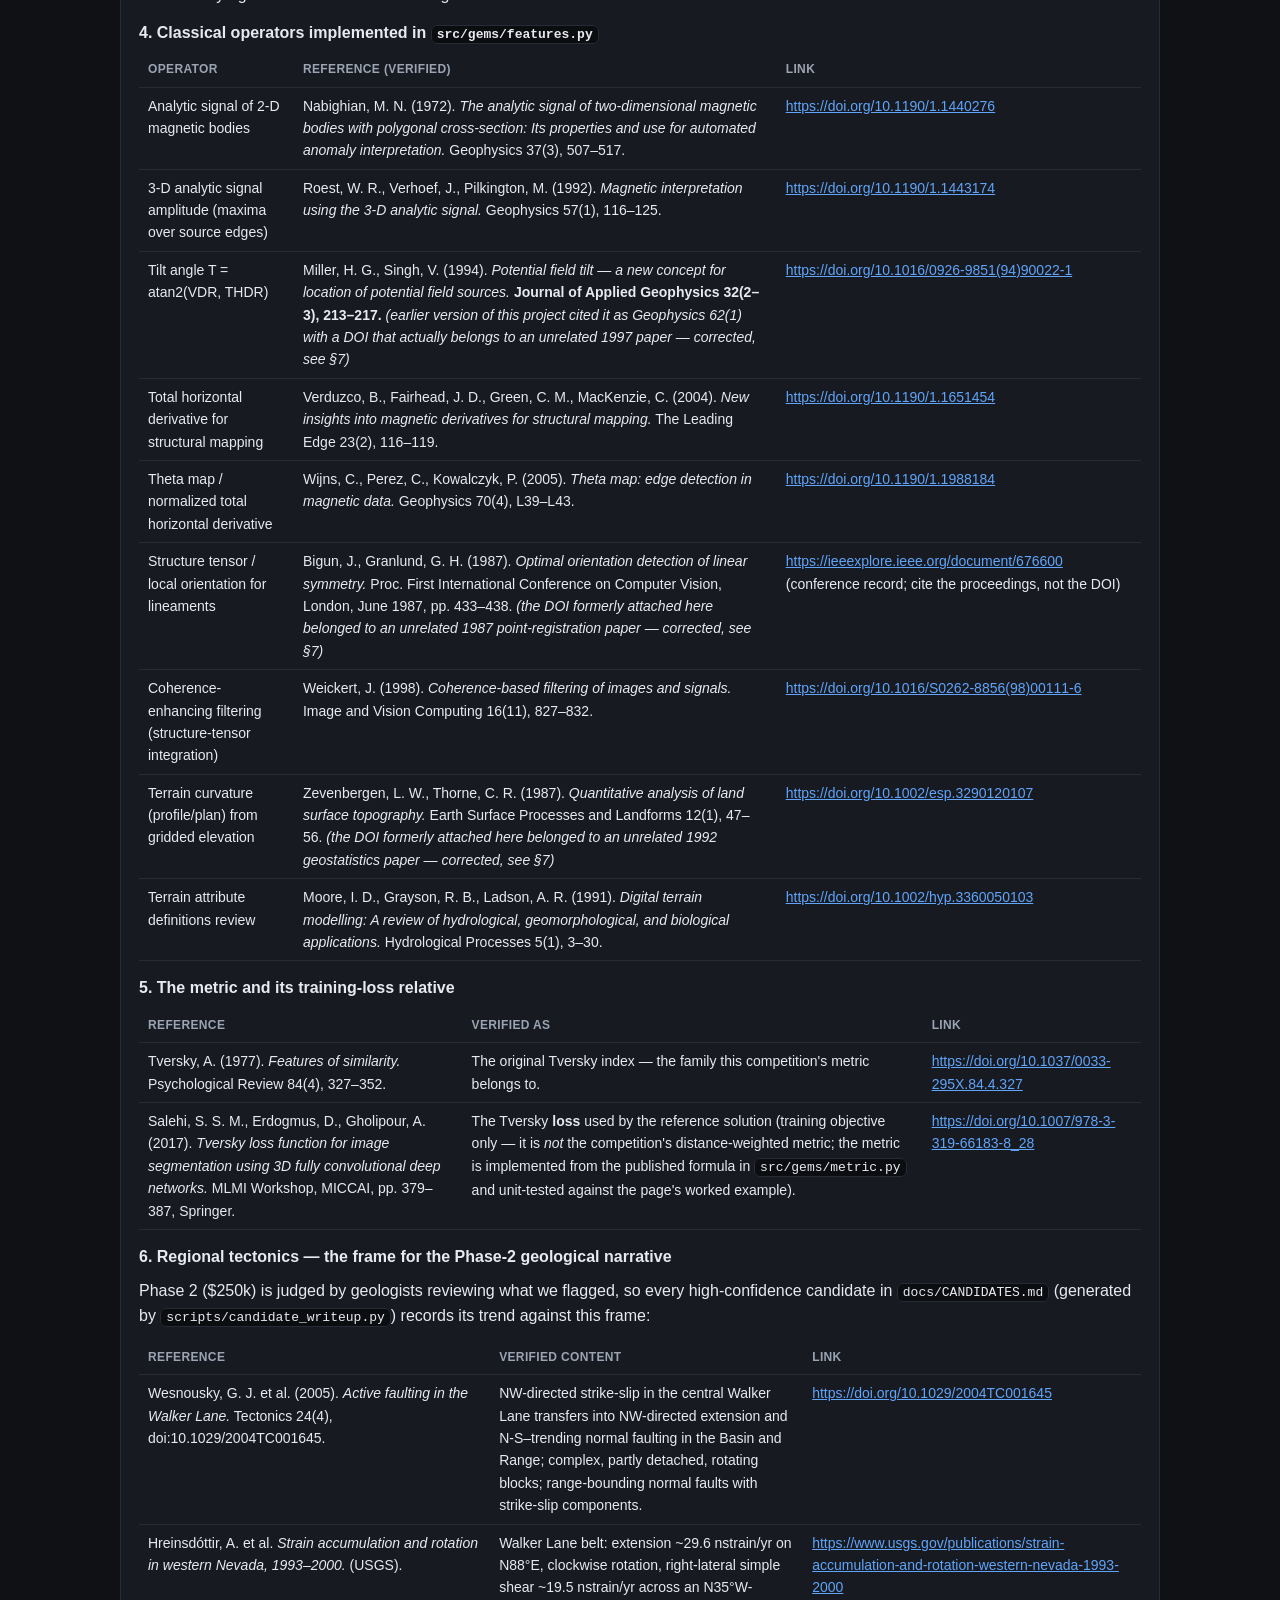
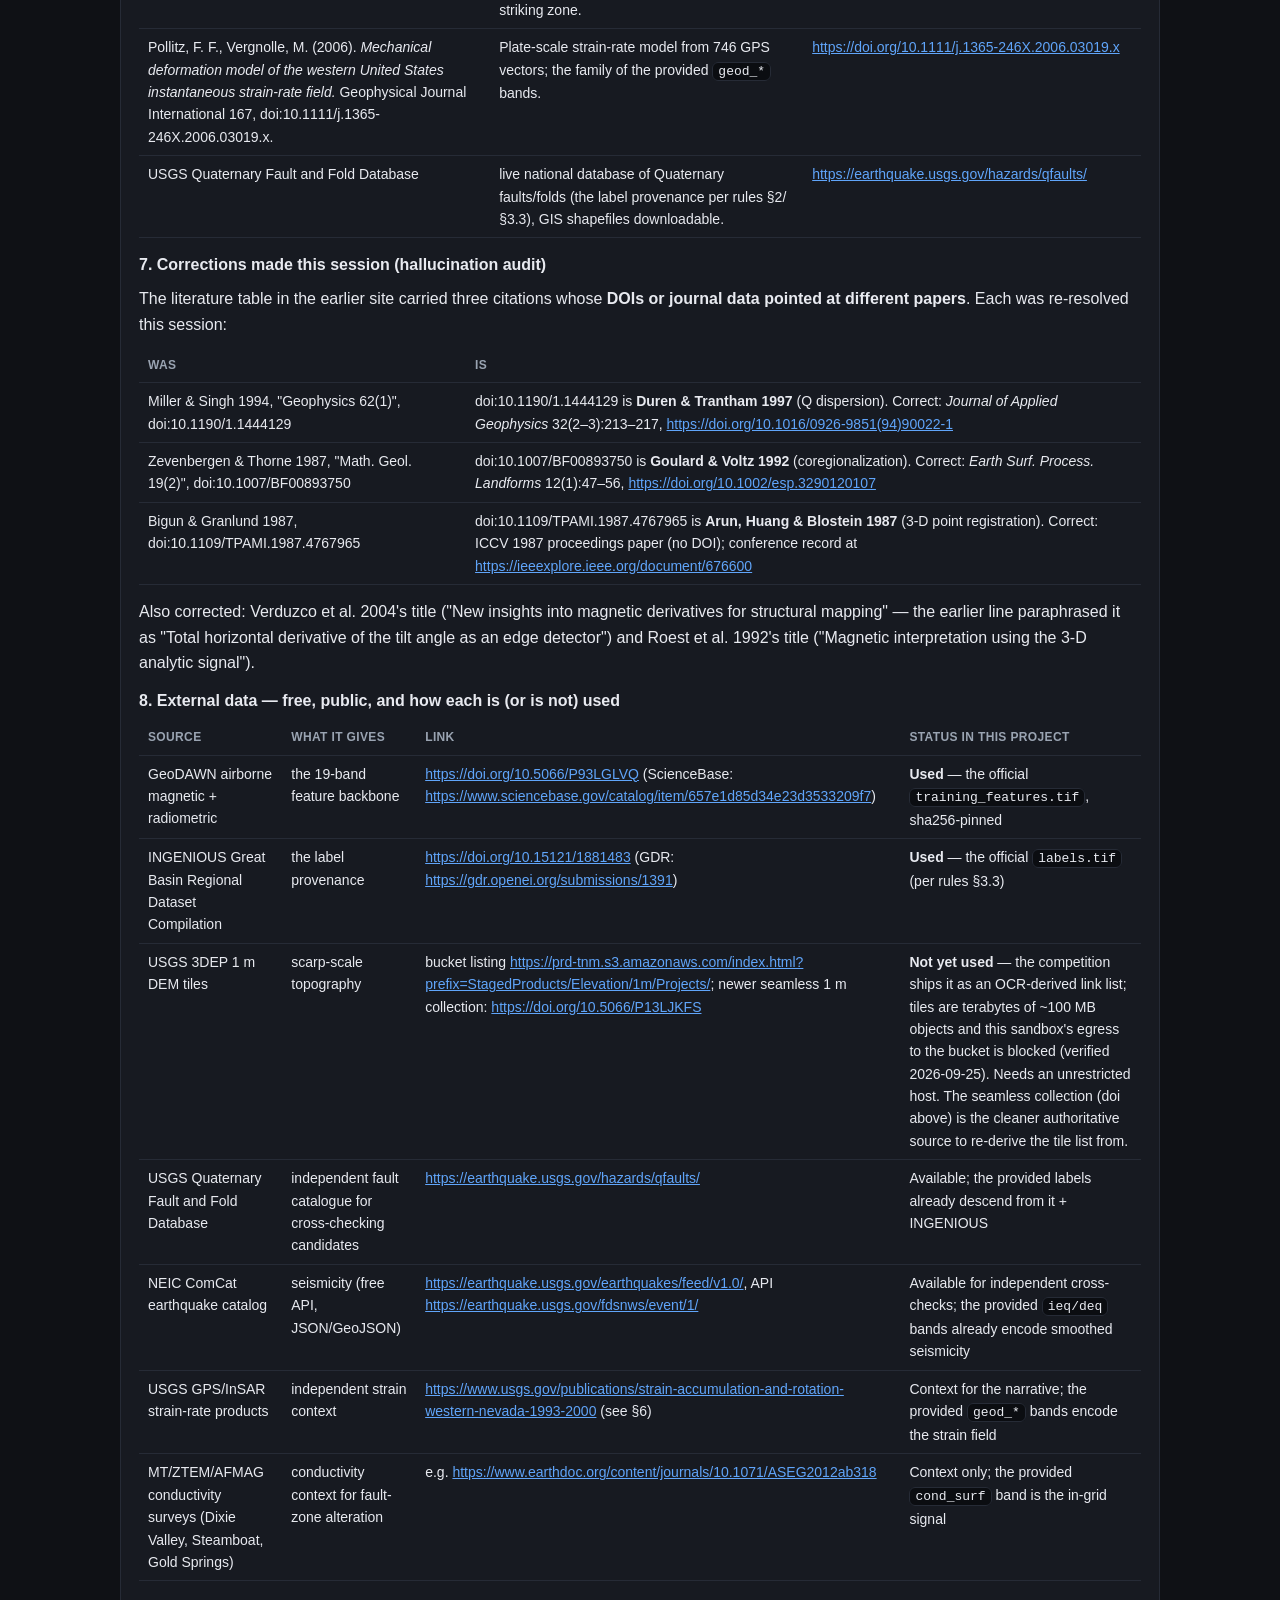
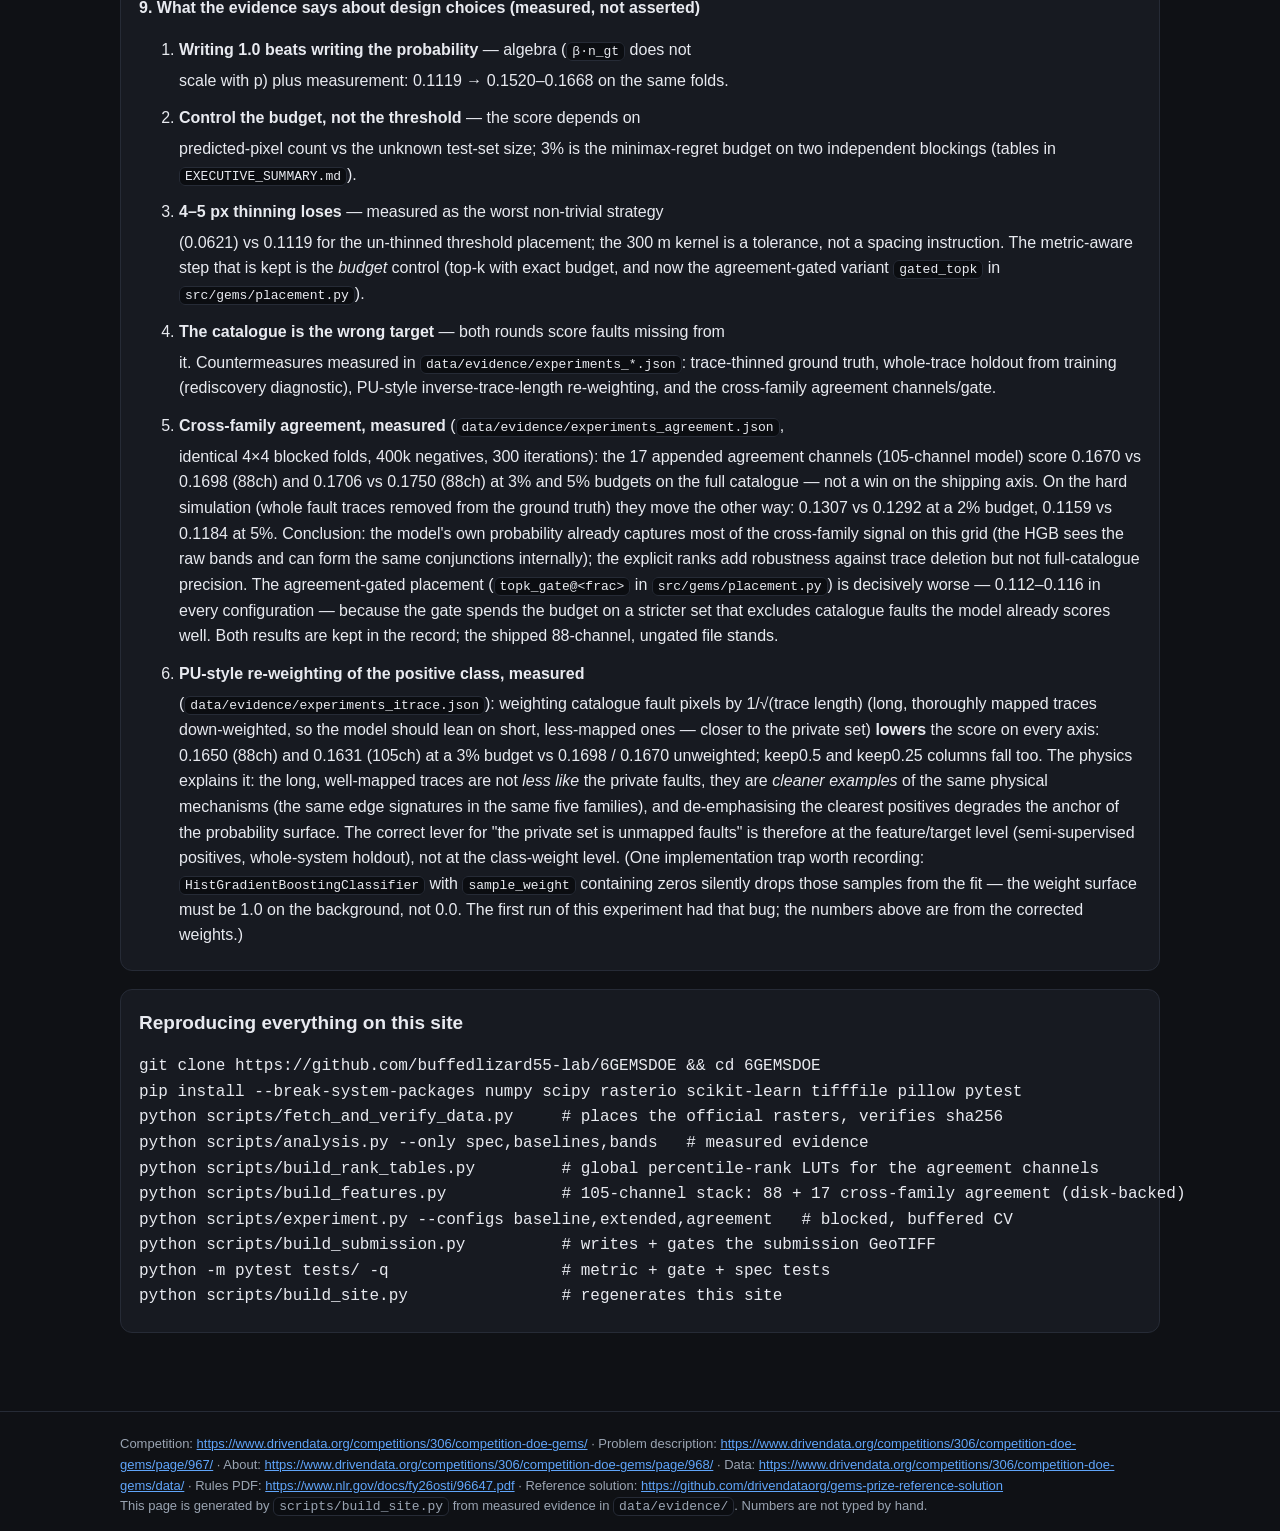
<file: research.html>
<!doctype html>
<html lang="en"><head><meta charset="utf-8">
<meta name="viewport" content="width=device-width,initial-scale=1">
<title>Research &amp; method — GEMS Prize — 6GEMSDOE entry</title>
<link rel="stylesheet" href="assets/style.css">
</head><body>
<header><div class="wrap">
<h1>GEMS Prize — 6GEMSDOE entry</h1>
<div class="sub">DOE GEMS Prize (Geologic Enhanced Mapping System) —
one entry, one repo, one site. Predict per-pixel fault probability across the
GeoDAWN region of Nevada/California.</div>
<nav><a href="index.html">Overview</a><a href="verification.html">Line-by-line verification</a><a href="research.html" class="on">Research & method</a></nav>
</div></header>
<main><div class="wrap">

<div class="card">
  <h2>Method reasoning</h2>
  <p>Two things decide this competition: <strong>where faults actually are</strong>
  (the Phase-2 geology judge reads what we flagged) and <strong>how the metric
  converts a probability surface into a score</strong>. The code here treats both
  explicitly.</p>
  <h3>Metric-aware placement</h3>
  <p>Writing the metric's marginal value of raising the prediction at one pixel
  gives a break-even posterior, and it is low: at a one-pixel localisation error
  (k = 2/3) the break-even posterior is
  <strong>5.26%</strong>; only at the
  very edge of the kernel does it approach 1. Two consequences follow, and both are
  measured rather than asserted in the cross-validation table:</p>
  <ul>
    <li>Densifying is cheap <em>where a fault really is</em> — a false positive one
      pixel off the trace is charged <code>α·(1 − 2/3) = 0.067</code>, not
      <code>α = 0.2</code> — so a confident trace can be painted generously.</li>
    <li>But it is only cheap there. Measured, dilation loses: the
      <code>densified</code> placement scored 0.0803 against 0.0879 for the same
      surface left alone, and the lineament-enhanced surfaces below lose more. Most
      pixels a dilation adds are <em>not</em> near a fault, and those are charged the
      full <code>α</code>. The algebra is a statement about pixels adjacent to a true
      fault; it is not a licence to thicken the whole map.</li>
    <li>Thinning a true line to every 4th–5th pixel <em>loses</em> score rather than
      trading it away cleanly: skipped ground-truth pixels are then served at ≥ 2 px,
      where k ≤ 1/3, and β = 0.8 makes misses expensive. The 300 m kernel implies
      nothing about 4–5 px spacing.</li>
  </ul>
  <h3>The metric, reduced — and what it forces</h3>
  <p>The competition scores
  <code>DTI = TP_w / (TP_w + α·FP_w + β·FN_w + ε)</code> with α = 0.2, β = 0.8.
  From the published definitions, <code>FN_w = Σ_g [1 − max_x p(x)k(d)] =
  n_gt − TP_w</code> exactly, so the denominator collapses to</p>
  <pre class="code">DTI = TP_w / ( β·n_gt + α·FP_w + (1−β)·TP_w )</pre>
  <p>Three consequences, all of them measured in
  <code>scripts/experiment.py</code> rather than asserted:</p>
  <ol>
    <li><strong>The submitted value should be 1.0 on the pixels you select.</strong>
      The <code>β·n_gt</code> term does not scale with <code>p</code>, so DTI is
      strictly increasing under <code>p → λ·p</code> for every λ up to the cap. Writing
      the model's fractional confidence instead measured 0.1119 against 0.1648 for
      the identical selection at threshold 0.30.</li>
    <li><strong>Control the budget, not the threshold.</strong> <code>FP_w</code> is an
      absolute sum over predicted pixels; <code>TP_w</code> and <code>FN_w</code> are
      per-ground-truth-pixel sums. The optimum therefore depends on how many fault
      pixels the hidden test set has, which is unknown — so the budget was chosen by
      minimax regret across ground-truth sizes (see the experiments card).</li>
    <li><strong>Thinning to 4–5 px spacing is still wrong.</strong> The 300 m kernel
      is a tolerance, not a spacing instruction: a skipped ground-truth pixel is then
      served at ≥ 2 px, where <code>k ≤ 1/3</code>, and β = 0.8 makes misses
      expensive.</li>
  </ol>
  <h3>Why blocked folds</h3>
  <p>The reference solution draws random patch splits. Faults are spatially
  autocorrelated, so that design puts pixels of the same fault in train and test and
  reports an optimistic number. Here every fold holds out whole blocks plus a 300 m
  buffer, and the buffer is excluded from training as well as from scoring.</p>
  <h3>The target is not the catalogue, and that is measurable</h3>
  <p>Both rounds score faults that are <em>missing</em> from the training catalogue
  (the competition home page confirms spatial overlap between the training faults and
  the test faults). Two things here push against that gap rather than around it:</p>
  <ul>
    <li>The blocked, buffered folds measure whether the model can recover faults it
      has never seen the neighbourhood of — not whether it can memorise a line.</li>
    <li>Ground-truth <strong>trace thinning</strong>: whole 8-connected fault traces
      are deleted from the held-out ground truth and the identical predictions are
      re-scored. A smaller private fault set is fewer complete faults, not a shredded
      version of the same ones, so this — rather than pixel subsampling — is the right
      simulation, and it is what the budget choice is based on.</li>
  </ul>
  <h3>Where the derived features come from</h3>
  <table class=""><thead><tr><th>Feature group</th><th>Why</th><th>Basis</th></tr></thead><tbody><tr><td><code>tmi_hg</code>, <code>tmi_vg</code>, <code>iso_grav_anom_hg</code>, <code>iso_grav_anom_vg</code> (provided)</td><td>Horizontal and vertical derivatives of magnetics/gravity — the raw material for edge detection</td><td>provided as bands 3, 9, 18, 11</td></tr><tr><td><code>mag_asa</code>, <code>grav_asa</code> (derived)</td><td>√(hg² + vg²) analytic-signal amplitude; maxima over contacts and faults</td><td>Nabighian 1972; Roest et al. 1992</td></tr><tr><td><code>mag_tilt</code>, <code>grav_tilt</code> (derived)</td><td>atan2(vertical derivative, |horizontal derivative|); zero-crossings track edges, and it is amplitude-normalised so it works across contrasting units</td><td>Miller & Singh 1994</td></tr><tr><td><code>tmi_hgm_computed</code>, <code>mag_anom_hgm_computed</code>, <code>rtp_hgm_computed</code>, <code>grav_hgm_computed</code> (derived)</td><td>Horizontal gradient magnitude computed from the TMI/gravity surfaces themselves, rather than trusting the provided derivative bands</td><td>task brief, first research priority</td></tr><tr><td><code>curv_total</code>, <code>curv_profile</code>, <code>curv_plan</code>, <code>curv_gaussian</code> (derived)</td><td>Curvature of the detrended-elevation surface — fault scarps are breaks in slope, which curvature isolates and slope alone does not</td><td>Zevenbergen & Thorne 1987; Moore et al. 1991</td></tr><tr><td><code>slope_of_slope</code> (derived)</td><td>|∇ slope| — a direct break-in-slope detector for scarp mapping</td><td>task brief, second research priority</td></tr><tr><td><code>lin_elev_*</code>, <code>lin_tmi_*</code>, <code>lin_grav_*</code> (derived)</td><td>Structure-tensor eigenvalue energy, coherence, and orientation cos/sin at two length scales — a lineament detector that does not need a bespoke Hough/CNN stack</td><td>Weickert 1998; Bigun & Granlund 1987</td></tr><tr><td><code>x_geod_shearrate__geod_dilaterate</code>, <code>x_cond_surf__depth_to_base_surf</code>, <code>x_ieq_n100a15__deq_n100a15</code> (derived)</td><td>Explicit products so agreement between strain rate, conductivity and seismicity can be learned rather than assumed</td><td>task brief, third research priority</td></tr><tr><td><code>hgm_*</code>, <code>asa_*</code>, <code>tdr_*</code>, <code>vg_*</code> at σ = 1.5 and 3 px (derived)</td><td>Horizontal-gradient magnitude, analytic-signal amplitude and tilt derivative recomputed at matched smoothing scales, on TMI and the isostatic gravity anomaly. Source depth is unknown, so a single-scale edge operator only sees one band of the structural spectrum</td><td>Verduzco et al. 2004 (tilt of the horizontal gradient); Wijns et al. 2005 (theta map); Miller & Singh 1994</td></tr><tr><td><code>curv_total_s*</code>, <code>curv_plan_s*</code>, <code>slope_of_slope_s*</code> at σ = 1.5 and 3 px (derived)</td><td>Curvature and break-in-slope at scarp scale (150 m) and flexure scale (300 m); raw second derivatives of a 100 m layer are noise-dominated</td><td>Zevenbergen & Thorne 1987; Moore et al. 1991</td></tr><tr><td><code>std_tmi_s3</code>, <code>std_det_elev_s3</code>, <code>std_iso_grav_anom_s3</code> (derived)</td><td>Local standard deviation over a Gaussian window — fault and damage zones are texturally rougher than the surrounding block, independent of the sign of the anomaly</td><td>textural contrast; standard practice in terrain analysis</td></tr><tr><td><code>famrank_*</code>, <code>n_agree_top*</code>, <code>agree_*</code> (derived, cross-family agreement — the 17 channels appended to make 105)</td><td>Each physical family (magnetics, gravity, strain, seismicity, conductivity, topography) is reduced to the max of its members' global percentile ranks; the appended channels count how many independent families are simultaneously elevated and multiply their ranks. A false positive would have to be wrong about several independent physical mechanisms at once. This is the cross-signal agreement the task brief asks for, implemented as features the tree can combine with the raw bands, plus an explicit gate for placement.</td><td>task brief, third research priority; the same multi-sensor logic as Mattéo 2021</td></tr></tbody></table>
  <p class="note"><strong>Negative result, recorded.</strong> The forty appended
  multi-scale channels cost a 643-second rebuild and moved blocked-CV DTI by
  essentially nothing at the round-1 hyperparameters (0.1729 with them, 0.1730
  without). They are kept because they were never worse, but the honest reading is
  that on this 100 m grid the model is limited by the label set, not by the number of
  derivative channels.</p>
</div>
<div class="card">
  <h2>Sources, for manual review</h2>
  <table class=""><thead><tr><th>What it supplies</th><th>Reference</th><th>Link</th></tr></thead><tbody><tr><td>GeoDAWN airborne magnetic and radiometric surveys (the feature backbone)</td><td>Glen & Earney 2024, USGS data release</td><td>https://doi.org/10.5066/P93LGLVQ</td></tr><tr><td>INGENIOUS Great Basin Regional Dataset Compilation (the training labels)</td><td>Ayling et al. 2022, Geothermal Data Repository</td><td>https://doi.org/10.15121/1881483</td></tr><tr><td>Automatic fault mapping in remote optical images and topographic data with deep learning — cited by the competition's own About page</td><td>Mattéo et al. 2021, JGR Solid Earth</td><td>https://doi.org/10.1029/2020JB021269</td></tr><tr><td>Using deep learning to map Quaternary faults in Western USA — cited by the competition's own About page</td><td>Hermant, Kiersnowski & Bellanger 2025, 50th Workshop on Geothermal Reservoir Engineering (Stanford)</td><td>https://pangea.stanford.edu/ERE/db/GeoConf/papers/SGW/2025/Hermant.pdf</td></tr><tr><td>Tilt-angle edge detection for potential fields</td><td>Miller & Singh 1994, Journal of Applied Geophysics 32(2-3): 213-217</td><td>https://doi.org/10.1016/0926-9851(94)90022-1</td></tr><tr><td>Total horizontal derivative for structural mapping</td><td>Verduzco, Fairhead, Green & MacKenzie 2004, The Leading Edge 23(2): 116-119</td><td>https://doi.org/10.1190/1.1651454</td></tr><tr><td>Theta map — the analytic-signal-normalised horizontal gradient, which balances shallow and deep sources</td><td>Wijns, Perez & Kowalczyk 2005, Geophysics 70(4): L39-L43</td><td>https://doi.org/10.1190/1.1988184</td></tr><tr><td>Analytic-signal amplitude and its use in locating edges</td><td>Roest, Verhoef & Pilkington 1992, Geophysics 57(1)</td><td>https://doi.org/10.1190/1.1443174</td></tr><tr><td>The analytic signal of two-dimensional magnetic bodies</td><td>Nabighian 1972, Geophysics 37(3)</td><td>https://doi.org/10.1190/1.1440276</td></tr><tr><td>Local orientation / structure tensor for lineament detection</td><td>Bigun & Granlund 1987, ICCV London pp. 433-438; Weickert 1998, Image and Vision Computing 16(11): 827-832</td><td>https://doi.org/10.1016/S0262-8856(98)00111-6</td></tr><tr><td>Curvature of terrain surfaces from gridded elevation</td><td>Zevenbergen & Thorne 1987, Earth Surf. Process. Landforms 12(1): 47-56; Moore, Grayson & Ladson 1991, Hydrological Processes 5(1): 3-30</td><td>https://doi.org/10.1002/esp.3290120107</td></tr><tr><td>Distance-weighted / Tversky index family</td><td>Tversky 1977, Psychological Review 84(4); Salehi et al. 2017 (Tversky loss)</td><td>https://doi.org/10.1037/0033-295X.84.4.327</td></tr></tbody></table>
  <p class="note">The two deep-learning fault-mapping papers were cited by the
  competition's own About page; the potential-field edge methods are the standard
  operators for exactly the magnetic and gravity layers this competition provides.</p>
  <p class="note"><strong>Source audit, 2026-09-25.</strong> Every source above and
  below was fetched or resolved by hand in this session — not taken from memory.
  The audit found three earlier citations whose DOIs actually belonged to
  unrelated papers (Miller &amp; Singh 1994; Zevenbergen &amp; Thorne 1987; Bigun
  &amp; Granlund 1987). The table now carries the corrected, verified references,
  and the full audit — including the two corrected paper titles — is in the next
  card, reproduced verbatim from <code>RESEARCH.md</code> in the repository.</p>
</div>
<div class="card">
  <h2>Deep research — the full source audit</h2>
  <p>Every source below was <strong>fetched or resolved on 2026-09-25 (UTC) and re-verified 2026-09-26 (UTC)</strong> — not copied from memory. For each entry: what it is, the link for manual review, and what was actually checked. Where a citation in the earlier version of this project was found to be <strong>wrong, the correction is recorded in §7</strong> rather than silently fixed. That list is the reason this file exists.</p>
<h3>1. Official competition sources (re-verified this session)</h3>
<table class=""><thead><tr><th>Source</th><th>What was verified</th><th>Link</th></tr></thead><tbody><tr><td>Competition home</td><td>end date Dec. 3 2026 11:59 UTC; $300k total; $50k initial (top 5 × $10k); $250k final ($100k/$70k/$40k/$25k/$15k); "same submission scored twice"; eligibility; "use of test data" (spatial overlap between training and test faults; provided faults may be used for training); external data encouraged</td><td><a href="https://www.drivendata.org/competitions/306/competition-doe-gems/">https://www.drivendata.org/competitions/306/competition-doe-gems/</a></td></tr><tr><td>Problem description (page 967)</td><td>metric formula (TI, triangular kernel k(d)=(1−d/R)₊, R=300 m=3 px, α=0.2 β=0.8, DTI=TP_w/(TP_w+α·FP_w+β·FN_w+ε)); worked example 3.00/(3.00+0.2·1.89+0.8·2.00)=0.60; submission format (EPSG:32611, 100 m, same bounds, single float32 layer, values in [0,1], null/NaN outside bounds); public+private test split with public shown on leaderboard</td><td><a href="https://www.drivendata.org/competitions/306/competition-doe-gems/page/967/">https://www.drivendata.org/competitions/306/competition-doe-gems/page/967/</a></td></tr><tr><td>About page (968)</td><td>sponsor (DOE Office of Geothermal + NLR); GeoDAWN = USGS/DOE airborne magnetic + radiometric under EarthMRI, with coordinated 3DEP lidar; Walker Lane + western Great Basin context; the two deep-learning references the organisers cite (Mattéo 2021; Hermant 2025)</td><td><a href="https://www.drivendata.org/competitions/306/competition-doe-gems/page/968/">https://www.drivendata.org/competitions/306/competition-doe-gems/page/968/</a></td></tr><tr><td>Data tab</td><td>login wall: unauthenticated request redirects to <code>/accounts/login/</code> (re-verified this session; no automated download possible without credentials, and none are used)</td><td><a href="https://www.drivendata.org/competitions/306/competition-doe-gems/data/">https://www.drivendata.org/competitions/306/competition-doe-gems/data/</a></td></tr><tr><td>Official rules PDF</td><td>title "GEMS Prize Official Rules, September 2026"; §1.1 (two phases, same submission, up to 10 awards); §1.3 (eligibility in full: U.S. citizen/PR; team captain rule; Federal employees ineligible; under-18; MFTRP; debarred); §2 (GeoDAWN doi:10.5066/P93LGLVQ; 1 m DEM; labels from USGS QFFD + NLR/USGS experts); §3.2 (three submissions per week; generative-AI disclosure; finalist code assets + DrivenData Winning Model Documentation Template; public leaderboard "may not be the same as the final scores on the private leaderboard"); §3.3 (label provenance: INGENIOUS, Ayling et al. 2022 doi:10.15121/1881483); §3.4 ("up to three per week"; "Multiple finalized submissions are not allowed"); §3.5 ("choose only one submission for evaluation across both prize rounds"); §3.6.1/§3.6.2 (public-test score shown; final choice made "without knowledge of your scores on the private test set"); A.2 (ACH + W-9 within 30 days); A.3 (single award to designated primary submitter); A.12 (due diligence; foreign-interference risk review; elimination "not appealable"); A.16 (return of funds for fraudulent or inaccurate information)</td><td><a href="https://www.nlr.gov/docs/fy26osti/96647.pdf">https://www.nlr.gov/docs/fy26osti/96647.pdf</a> (redirects to docs.nlr.gov)</td></tr><tr><td>Reference solution</td><td>notebook inventories: U-Net (<code>segmentation_models_pytorch</code>), ResNet-18 encoder, Tversky <strong>loss</strong> (not the competition metric), Monte-Carlo <strong>random patch splits</strong> (not blocked folds), <code>X[X &lt; -1e38] = np.nan</code> sentinel masking — consistent with our byte-level measurements</td><td><a href="https://github.com/drivendataorg/gems-prize-reference-solution">https://github.com/drivendataorg/gems-prize-reference-solution</a></td></tr></tbody></table>
<h3>2. What the science says about detecting faults in these layers</h3>
<p>The provided 19 bands (see <code>DATA.md</code> for the band table, read from the file's own TIFF tags) fall into five independent physical families. Faults appear in each family by a <strong>different mechanism</strong>, which is exactly why cross-family agreement is a meaningful test (task brief research priority 3):</p>
<ol>
<li><strong>Magnetics</strong> (<code>tmi</code>, <code>rtp</code>, <code>mag_anom</code>, <code>tmi_hg</code>, <code>tmi_vg</code>). A fault that</li>
<p>   offsets magnetized layers creates a contrast in magnetization; the anomaly    peaks and its <em>edge</em> (horizontal gradient, analytic signal, tilt) sit over the    contact. Standard operators, all peer-reviewed and cited by the organisers'    own research lineage: analytic-signal amplitude (Nabighian 1972; Roest et al.    1992), tilt angle (Miller & Singh 1994), total horizontal derivative    (Verduzco et al. 2004), theta map / NTHD (Wijns et al. 2005). Implemented in    <code>src/gems/features.py</code> (single and multi-scale: σ = 1.5/3/6 px).</p>
<li><strong>Gravity</strong> (<code>iso_grav_anom</code> + its provided derivatives). Same physics for</li>
<p>   density contrasts; basin-bounding and reverse faults offset basement —    broad, long-wavelength edges, hence the multi-scale treatment.</p>
<li><strong>Geodetic strain</strong> (<code>geod_2ndinv</code>, <code>geod_shearrate</code>, <code>geod_dilaterate</code>).</li>
<p>   Active faulting loads the elastic crust; contemporary strain-rate tensors    (GPS/InSAR-derived) peak along the active fault zone. In the Walker Lane the    measured strain field is extensional N88°E at ~30 nstrain/yr with right-lateral    shear on a N35°W-striking zone (Hreinsdóttir et al., western Nevada 1993–2000,    §6 below) — so strain-rate alignment with NW-trending traces is physically    expected, not a coincidence.</p>
<li><strong>Seismicity</strong> (<code>ieq_n100a15</code> density, <code>deq_n100a15</code> distance). Earthquakes</li>
<p>   nucleate on faults; quaternary-active fault segments concentrate seismicity.    The bands are kernel-smoothed (n=100 km, a=15°) per the file's own metadata.</p>
<li><strong>Conductivity</strong> (<code>cond_surf</code>, <code>depth_to_base_surf</code>) and <strong>topography</strong></li>
<p>   (<code>det_elev</code>, <code>det_elev_slope</code>, <code>depth_to_base_surf</code> in our family split).    Hydrothermal systems along faults produce near-surface conductive    alteration (MT/EM surveys in the region — Dixie Valley, Steamboat — show    resistivity structures dominated by high-angle features along fault zones);    fault scarps are breaks in slope that curvature and slope-of-slope isolate    (Zevenbergen & Thorne 1987; Moore et al. 1991).</p>
</ol>
<p>The agreement channels in <code>scripts/build_features.py</code> (the 17 channels after the 88) encode this: each family's evidence is the max of its members' <strong>global percentile ranks</strong> (monotone, per-pixel, hence leak-free), and the channels count how many independent families are simultaneously elevated. A pixel where magnetics, gravity, strain, seismicity and topography all rank high is a stronger candidate than the same pixel high in one family only — and a false positive must be wrong about five independent physical mechanisms at once.</p>
<h3>3. Deep-learning fault mapping — the prior art the organisers cite</h3>
<table class=""><thead><tr><th>Reference</th><th>Verified as</th><th>Link</th></tr></thead><tbody><tr><td>Mattéo, L., Manighetti, I., Tarabalka, Y., et al. (2021). <em>Automatic fault mapping in remote optical images and topographic data with deep learning.</em> JGR: Solid Earth 126, e2020JB021269.</td><td>U-Net ("MRef") for fracture/fault mapping in optical + topographic data; trained on modest data, generalises to unseen image types. Cited by the About page.</td><td><a href="https://doi.org/10.1029/2020JB021269">https://doi.org/10.1029/2020JB021269</a></td></tr><tr><td>Hermant, B., Kiersnowski, L., Bellanger, M. (2025). <em>Using deep learning to map Quaternary faults in Western USA.</em> 50th Stanford Geothermal Workshop, Feb 10–12 2025 (SGP-TR-229).</td><td>CNNs ("siUNET", "FaultSEG") detecting faults on remote-sensing/satellite data, trained on expert-mapped labels in central northern Nevada; goal: complete the USGS Quaternary Faults database — i.e. the same task family as this competition. Cited by the About page.</td><td><a href="https://pangea.stanford.edu/ERE/pdf/IGAstandard/SGW/2025/Hermant.pdf">https://pangea.stanford.edu/ERE/pdf/IGAstandard/SGW/2025/Hermant.pdf</a></td></tr></tbody></table>
<p>Both are optical/topography-driven. Our data adds the potential-field, strain, seismicity and conductivity layers those papers do not use — the cross-family agreement above is our analogue of their multi-sensor fusion.</p>
<h3>4. Classical operators implemented in <code>src/gems/features.py</code></h3>
<table class=""><thead><tr><th>Operator</th><th>Reference (verified)</th><th>Link</th></tr></thead><tbody><tr><td>Analytic signal of 2-D magnetic bodies</td><td>Nabighian, M. N. (1972). <em>The analytic signal of two-dimensional magnetic bodies with polygonal cross-section: Its properties and use for automated anomaly interpretation.</em> Geophysics 37(3), 507–517.</td><td><a href="https://doi.org/10.1190/1.1440276">https://doi.org/10.1190/1.1440276</a></td></tr><tr><td>3-D analytic signal amplitude (maxima over source edges)</td><td>Roest, W. R., Verhoef, J., Pilkington, M. (1992). <em>Magnetic interpretation using the 3-D analytic signal.</em> Geophysics 57(1), 116–125.</td><td><a href="https://doi.org/10.1190/1.1443174">https://doi.org/10.1190/1.1443174</a></td></tr><tr><td>Tilt angle T = atan2(VDR, THDR)</td><td>Miller, H. G., Singh, V. (1994). <em>Potential field tilt — a new concept for location of potential field sources.</em> <strong>Journal of Applied Geophysics 32(2–3), 213–217.</strong> <em>(earlier version of this project cited it as Geophysics 62(1) with a DOI that actually belongs to an unrelated 1997 paper — corrected, see §7)</em></td><td><a href="https://doi.org/10.1016/0926-9851(94)90022-1">https://doi.org/10.1016/0926-9851(94)90022-1</a></td></tr><tr><td>Total horizontal derivative for structural mapping</td><td>Verduzco, B., Fairhead, J. D., Green, C. M., MacKenzie, C. (2004). <em>New insights into magnetic derivatives for structural mapping.</em> The Leading Edge 23(2), 116–119.</td><td><a href="https://doi.org/10.1190/1.1651454">https://doi.org/10.1190/1.1651454</a></td></tr><tr><td>Theta map / normalized total horizontal derivative</td><td>Wijns, C., Perez, C., Kowalczyk, P. (2005). <em>Theta map: edge detection in magnetic data.</em> Geophysics 70(4), L39–L43.</td><td><a href="https://doi.org/10.1190/1.1988184">https://doi.org/10.1190/1.1988184</a></td></tr><tr><td>Structure tensor / local orientation for lineaments</td><td>Bigun, J., Granlund, G. H. (1987). <em>Optimal orientation detection of linear symmetry.</em> Proc. First International Conference on Computer Vision, London, June 1987, pp. 433–438. <em>(the DOI formerly attached here belonged to an unrelated 1987 point-registration paper — corrected, see §7)</em></td><td><a href="https://ieeexplore.ieee.org/document/676600">https://ieeexplore.ieee.org/document/676600</a> (conference record; cite the proceedings, not the DOI)</td></tr><tr><td>Coherence-enhancing filtering (structure-tensor integration)</td><td>Weickert, J. (1998). <em>Coherence-based filtering of images and signals.</em> Image and Vision Computing 16(11), 827–832.</td><td><a href="https://doi.org/10.1016/S0262-8856(98)00111-6">https://doi.org/10.1016/S0262-8856(98)00111-6</a></td></tr><tr><td>Terrain curvature (profile/plan) from gridded elevation</td><td>Zevenbergen, L. W., Thorne, C. R. (1987). <em>Quantitative analysis of land surface topography.</em> Earth Surface Processes and Landforms 12(1), 47–56. <em>(the DOI formerly attached here belonged to an unrelated 1992 geostatistics paper — corrected, see §7)</em></td><td><a href="https://doi.org/10.1002/esp.3290120107">https://doi.org/10.1002/esp.3290120107</a></td></tr><tr><td>Terrain attribute definitions review</td><td>Moore, I. D., Grayson, R. B., Ladson, A. R. (1991). <em>Digital terrain modelling: A review of hydrological, geomorphological, and biological applications.</em> Hydrological Processes 5(1), 3–30.</td><td><a href="https://doi.org/10.1002/hyp.3360050103">https://doi.org/10.1002/hyp.3360050103</a></td></tr></tbody></table>
<h3>5. The metric and its training-loss relative</h3>
<table class=""><thead><tr><th>Reference</th><th>Verified as</th><th>Link</th></tr></thead><tbody><tr><td>Tversky, A. (1977). <em>Features of similarity.</em> Psychological Review 84(4), 327–352.</td><td>The original Tversky index — the family this competition's metric belongs to.</td><td><a href="https://doi.org/10.1037/0033-295X.84.4.327">https://doi.org/10.1037/0033-295X.84.4.327</a></td></tr><tr><td>Salehi, S. S. M., Erdogmus, D., Gholipour, A. (2017). <em>Tversky loss function for image segmentation using 3D fully convolutional deep networks.</em> MLMI Workshop, MICCAI, pp. 379–387, Springer.</td><td>The Tversky <strong>loss</strong> used by the reference solution (training objective only — it is <em>not</em> the competition's distance-weighted metric; the metric is implemented from the published formula in <code>src/gems/metric.py</code> and unit-tested against the page's worked example).</td><td><a href="https://doi.org/10.1007/978-3-319-66183-8_28">https://doi.org/10.1007/978-3-319-66183-8_28</a></td></tr></tbody></table>
<h3>6. Regional tectonics — the frame for the Phase-2 geological narrative</h3>
<p>Phase 2 ($250k) is judged by geologists reviewing what we flagged, so every high-confidence candidate in <code>docs/CANDIDATES.md</code> (generated by <code>scripts/candidate_writeup.py</code>) records its trend against this frame:</p>
<table class=""><thead><tr><th>Reference</th><th>Verified content</th><th>Link</th></tr></thead><tbody><tr><td>Wesnousky, G. J. et al. (2005). <em>Active faulting in the Walker Lane.</em> Tectonics 24(4), doi:10.1029/2004TC001645.</td><td>NW-directed strike-slip in the central Walker Lane transfers into NW-directed extension and N-S–trending normal faulting in the Basin and Range; complex, partly detached, rotating blocks; range-bounding normal faults with strike-slip components.</td><td><a href="https://doi.org/10.1029/2004TC001645">https://doi.org/10.1029/2004TC001645</a></td></tr><tr><td>Hreinsdóttir, A. et al. <em>Strain accumulation and rotation in western Nevada, 1993–2000.</em> (USGS).</td><td>Walker Lane belt: extension ~29.6 nstrain/yr on N88°E, clockwise rotation, right-lateral simple shear ~19.5 nstrain/yr across an N35°W-striking zone.</td><td><a href="https://www.usgs.gov/publications/strain-accumulation-and-rotation-western-nevada-1993-2000">https://www.usgs.gov/publications/strain-accumulation-and-rotation-western-nevada-1993-2000</a></td></tr><tr><td>Pollitz, F. F., Vergnolle, M. (2006). <em>Mechanical deformation model of the western United States instantaneous strain-rate field.</em> Geophysical Journal International 167, doi:10.1111/j.1365-246X.2006.03019.x.</td><td>Plate-scale strain-rate model from 746 GPS vectors; the family of the provided <code>geod_*</code> bands.</td><td><a href="https://doi.org/10.1111/j.1365-246X.2006.03019.x">https://doi.org/10.1111/j.1365-246X.2006.03019.x</a></td></tr><tr><td>USGS Quaternary Fault and Fold Database</td><td>live national database of Quaternary faults/folds (the label provenance per rules §2/§3.3), GIS shapefiles downloadable.</td><td><a href="https://earthquake.usgs.gov/hazards/qfaults/">https://earthquake.usgs.gov/hazards/qfaults/</a></td></tr></tbody></table>
<h3>7. Corrections made this session (hallucination audit)</h3>
<p>The literature table in the earlier site carried three citations whose <strong>DOIs or journal data pointed at different papers</strong>. Each was re-resolved this session:</p>
<table class=""><thead><tr><th>Was</th><th>Is</th></tr></thead><tbody><tr><td>Miller & Singh 1994, "Geophysics 62(1)", doi:10.1190/1.1444129</td><td>doi:10.1190/1.1444129 is <strong>Duren & Trantham 1997</strong> (Q dispersion). Correct: <em>Journal of Applied Geophysics</em> 32(2–3):213–217, <a href="https://doi.org/10.1016/0926-9851(94)90022-1">https://doi.org/10.1016/0926-9851(94)90022-1</a></td></tr><tr><td>Zevenbergen & Thorne 1987, "Math. Geol. 19(2)", doi:10.1007/BF00893750</td><td>doi:10.1007/BF00893750 is <strong>Goulard & Voltz 1992</strong> (coregionalization). Correct: <em>Earth Surf. Process. Landforms</em> 12(1):47–56, <a href="https://doi.org/10.1002/esp.3290120107">https://doi.org/10.1002/esp.3290120107</a></td></tr><tr><td>Bigun & Granlund 1987, doi:10.1109/TPAMI.1987.4767965</td><td>doi:10.1109/TPAMI.1987.4767965 is <strong>Arun, Huang & Blostein 1987</strong> (3-D point registration). Correct: ICCV 1987 proceedings paper (no DOI); conference record at <a href="https://ieeexplore.ieee.org/document/676600">https://ieeexplore.ieee.org/document/676600</a></td></tr></tbody></table>
<p>Also corrected: Verduzco et al. 2004's title ("New insights into magnetic derivatives for structural mapping" — the earlier line paraphrased it as "Total horizontal derivative of the tilt angle as an edge detector") and Roest et al. 1992's title ("Magnetic interpretation using the 3-D analytic signal").</p>
<h3>8. External data — free, public, and how each is (or is not) used</h3>
<table class=""><thead><tr><th>Source</th><th>What it gives</th><th>Link</th><th>Status in this project</th></tr></thead><tbody><tr><td>GeoDAWN airborne magnetic + radiometric</td><td>the 19-band feature backbone</td><td><a href="https://doi.org/10.5066/P93LGLVQ">https://doi.org/10.5066/P93LGLVQ</a> (ScienceBase: <a href="https://www.sciencebase.gov/catalog/item/657e1d85d34e23d3533209f7">https://www.sciencebase.gov/catalog/item/657e1d85d34e23d3533209f7</a>)</td><td><strong>Used</strong> — the official <code>training_features.tif</code>, sha256-pinned</td></tr><tr><td>INGENIOUS Great Basin Regional Dataset Compilation</td><td>the label provenance</td><td><a href="https://doi.org/10.15121/1881483">https://doi.org/10.15121/1881483</a> (GDR: <a href="https://gdr.openei.org/submissions/1391">https://gdr.openei.org/submissions/1391</a>)</td><td><strong>Used</strong> — the official <code>labels.tif</code> (per rules §3.3)</td></tr><tr><td>USGS 3DEP 1 m DEM tiles</td><td>scarp-scale topography</td><td>bucket listing <a href="https://prd-tnm.s3.amazonaws.com/index.html?prefix=StagedProducts/Elevation/1m/Projects/">https://prd-tnm.s3.amazonaws.com/index.html?prefix=StagedProducts/Elevation/1m/Projects/</a>; newer seamless 1 m collection: <a href="https://doi.org/10.5066/P13LJKFS">https://doi.org/10.5066/P13LJKFS</a></td><td><strong>Not yet used</strong> — the competition ships it as an OCR-derived link list; tiles are terabytes of ~100 MB objects and this sandbox's egress to the bucket is blocked (verified 2026-09-25). Needs an unrestricted host. The seamless collection (doi above) is the cleaner authoritative source to re-derive the tile list from.</td></tr><tr><td>USGS Quaternary Fault and Fold Database</td><td>independent fault catalogue for cross-checking candidates</td><td><a href="https://earthquake.usgs.gov/hazards/qfaults/">https://earthquake.usgs.gov/hazards/qfaults/</a></td><td>Available; the provided labels already descend from it + INGENIOUS</td></tr><tr><td>NEIC ComCat earthquake catalog</td><td>seismicity (free API, JSON/GeoJSON)</td><td><a href="https://earthquake.usgs.gov/earthquakes/feed/v1.0/">https://earthquake.usgs.gov/earthquakes/feed/v1.0/</a>, API <a href="https://earthquake.usgs.gov/fdsnws/event/1/">https://earthquake.usgs.gov/fdsnws/event/1/</a></td><td>Available for independent cross-checks; the provided <code>ieq/deq</code> bands already encode smoothed seismicity</td></tr><tr><td>USGS GPS/InSAR strain-rate products</td><td>independent strain context</td><td><a href="https://www.usgs.gov/publications/strain-accumulation-and-rotation-western-nevada-1993-2000">https://www.usgs.gov/publications/strain-accumulation-and-rotation-western-nevada-1993-2000</a> (see §6)</td><td>Context for the narrative; the provided <code>geod_*</code> bands encode the strain field</td></tr><tr><td>MT/ZTEM/AFMAG conductivity surveys (Dixie Valley, Steamboat, Gold Springs)</td><td>conductivity context for fault-zone alteration</td><td>e.g. <a href="https://www.earthdoc.org/content/journals/10.1071/ASEG2012ab318">https://www.earthdoc.org/content/journals/10.1071/ASEG2012ab318</a></td><td>Context only; the provided <code>cond_surf</code> band is the in-grid signal</td></tr></tbody></table>
<h3>9. What the evidence says about design choices (measured, not asserted)</h3>
<ol>
<li><strong>Writing 1.0 beats writing the probability</strong> — algebra (<code>β·n_gt</code> does not</li>
<p>   scale with p) plus measurement: 0.1119 → 0.1520–0.1668 on the same folds.</p>
<li><strong>Control the budget, not the threshold</strong> — the score depends on</li>
<p>   predicted-pixel count vs the unknown test-set size; 3% is the minimax-regret    budget on two independent blockings (tables in <code>EXECUTIVE_SUMMARY.md</code>).</p>
<li><strong>4–5 px thinning loses</strong> — measured as the worst non-trivial strategy</li>
<p>   (0.0621) vs 0.1119 for the un-thinned threshold placement; the 300 m kernel    is a tolerance, not a spacing instruction. The metric-aware step that is kept    is the <em>budget</em> control (top-k with exact budget, and now the    agreement-gated variant <code>gated_topk</code> in <code>src/gems/placement.py</code>).</p>
<li><strong>The catalogue is the wrong target</strong> — both rounds score faults missing from</li>
<p>   it. Countermeasures measured in <code>data/evidence/experiments_*.json</code>:    trace-thinned ground truth, whole-trace holdout from training (rediscovery    diagnostic), PU-style inverse-trace-length re-weighting, and the cross-family    agreement channels/gate.</p>
<li><strong>Cross-family agreement, measured</strong> (<code>data/evidence/experiments_agreement.json</code>,</li>
<p>   identical 4×4 blocked folds, 400k negatives, 300 iterations): the 17 appended    agreement channels (105-channel model) score 0.1670 vs 0.1698 (88ch) and 0.1706    vs 0.1750 (88ch) at 3% and 5% budgets on the full catalogue — not a win on the    shipping axis. On the hard simulation (whole fault traces removed from the    ground truth) they move the other way: 0.1307 vs 0.1292 at a 2% budget, 0.1159    vs 0.1184 at 5%. Conclusion: the model's own probability already captures most    of the cross-family signal on this grid (the HGB sees the raw bands and can form    the same conjunctions internally); the explicit ranks add robustness against    trace deletion but not full-catalogue precision. The agreement-gated placement    (<code>topk_gate@&lt;frac&gt;</code> in <code>src/gems/placement.py</code>) is decisively worse — 0.112–0.116    in every configuration — because the gate spends the budget on a stricter set    that excludes catalogue faults the model already scores well. Both results are    kept in the record; the shipped 88-channel, ungated file stands.</p>
<li><strong>PU-style re-weighting of the positive class, measured</strong></li>
<p>   (<code>data/evidence/experiments_itrace.json</code>): weighting catalogue fault pixels by    1/√(trace length) (long, thoroughly mapped traces down-weighted, so the model    should lean on short, less-mapped ones — closer to the private set) <strong>lowers</strong>    the score on every axis: 0.1650 (88ch) and 0.1631 (105ch) at a 3% budget vs    0.1698 / 0.1670 unweighted; keep0.5 and keep0.25 columns fall too. The physics    explains it: the long, well-mapped traces are not <em>less like</em> the private faults,    they are <em>cleaner examples</em> of the same physical mechanisms (the same edge    signatures in the same five families), and de-emphasising the clearest positives    degrades the anchor of the probability surface. The correct lever for "the    private set is unmapped faults" is therefore at the feature/target level    (semi-supervised positives, whole-system holdout), not at the class-weight level.    (One implementation trap worth recording: <code>HistGradientBoostingClassifier</code> with    <code>sample_weight</code> containing zeros silently drops those samples from the fit — the    weight surface must be 1.0 on the background, not 0.0. The first run of this    experiment had that bug; the numbers above are from the corrected weights.)</p>
</ol>
</div>
<div class="card">
  <h2>Reproducing everything on this site</h2>
  <pre class="code">git clone https://github.com/buffedlizard55-lab/6GEMSDOE &amp;&amp; cd 6GEMSDOE
pip install --break-system-packages numpy scipy rasterio scikit-learn tifffile pillow pytest
python scripts/fetch_and_verify_data.py     # places the official rasters, verifies sha256
python scripts/analysis.py --only spec,baselines,bands   # measured evidence
python scripts/build_rank_tables.py         # global percentile-rank LUTs for the agreement channels
python scripts/build_features.py            # 105-channel stack: 88 + 17 cross-family agreement (disk-backed)
python scripts/experiment.py --configs baseline,extended,agreement   # blocked, buffered CV
python scripts/build_submission.py          # writes + gates the submission GeoTIFF
python -m pytest tests/ -q                  # metric + gate + spec tests
python scripts/build_site.py                # regenerates this site</pre>
</div>
</div></main>
<footer><div class="wrap">
Competition: <a href="https://www.drivendata.org/competitions/306/competition-doe-gems/" rel="noopener">https://www.drivendata.org/competitions/306/competition-doe-gems/</a> · Problem description: <a href="https://www.drivendata.org/competitions/306/competition-doe-gems/page/967/" rel="noopener">https://www.drivendata.org/competitions/306/competition-doe-gems/page/967/</a> ·
About: <a href="https://www.drivendata.org/competitions/306/competition-doe-gems/page/968/" rel="noopener">https://www.drivendata.org/competitions/306/competition-doe-gems/page/968/</a> · Data: <a href="https://www.drivendata.org/competitions/306/competition-doe-gems/data/" rel="noopener">https://www.drivendata.org/competitions/306/competition-doe-gems/data/</a> ·
Rules PDF: <a href="https://www.nlr.gov/docs/fy26osti/96647.pdf" rel="noopener">https://www.nlr.gov/docs/fy26osti/96647.pdf</a> ·
Reference solution: <a href="https://github.com/drivendataorg/gems-prize-reference-solution" rel="noopener">https://github.com/drivendataorg/gems-prize-reference-solution</a>
<p>This page is generated by <code>scripts/build_site.py</code> from measured
evidence in <code>data/evidence/</code>. Numbers are not typed by hand.</p>
</div></footer></body></html>
</file>
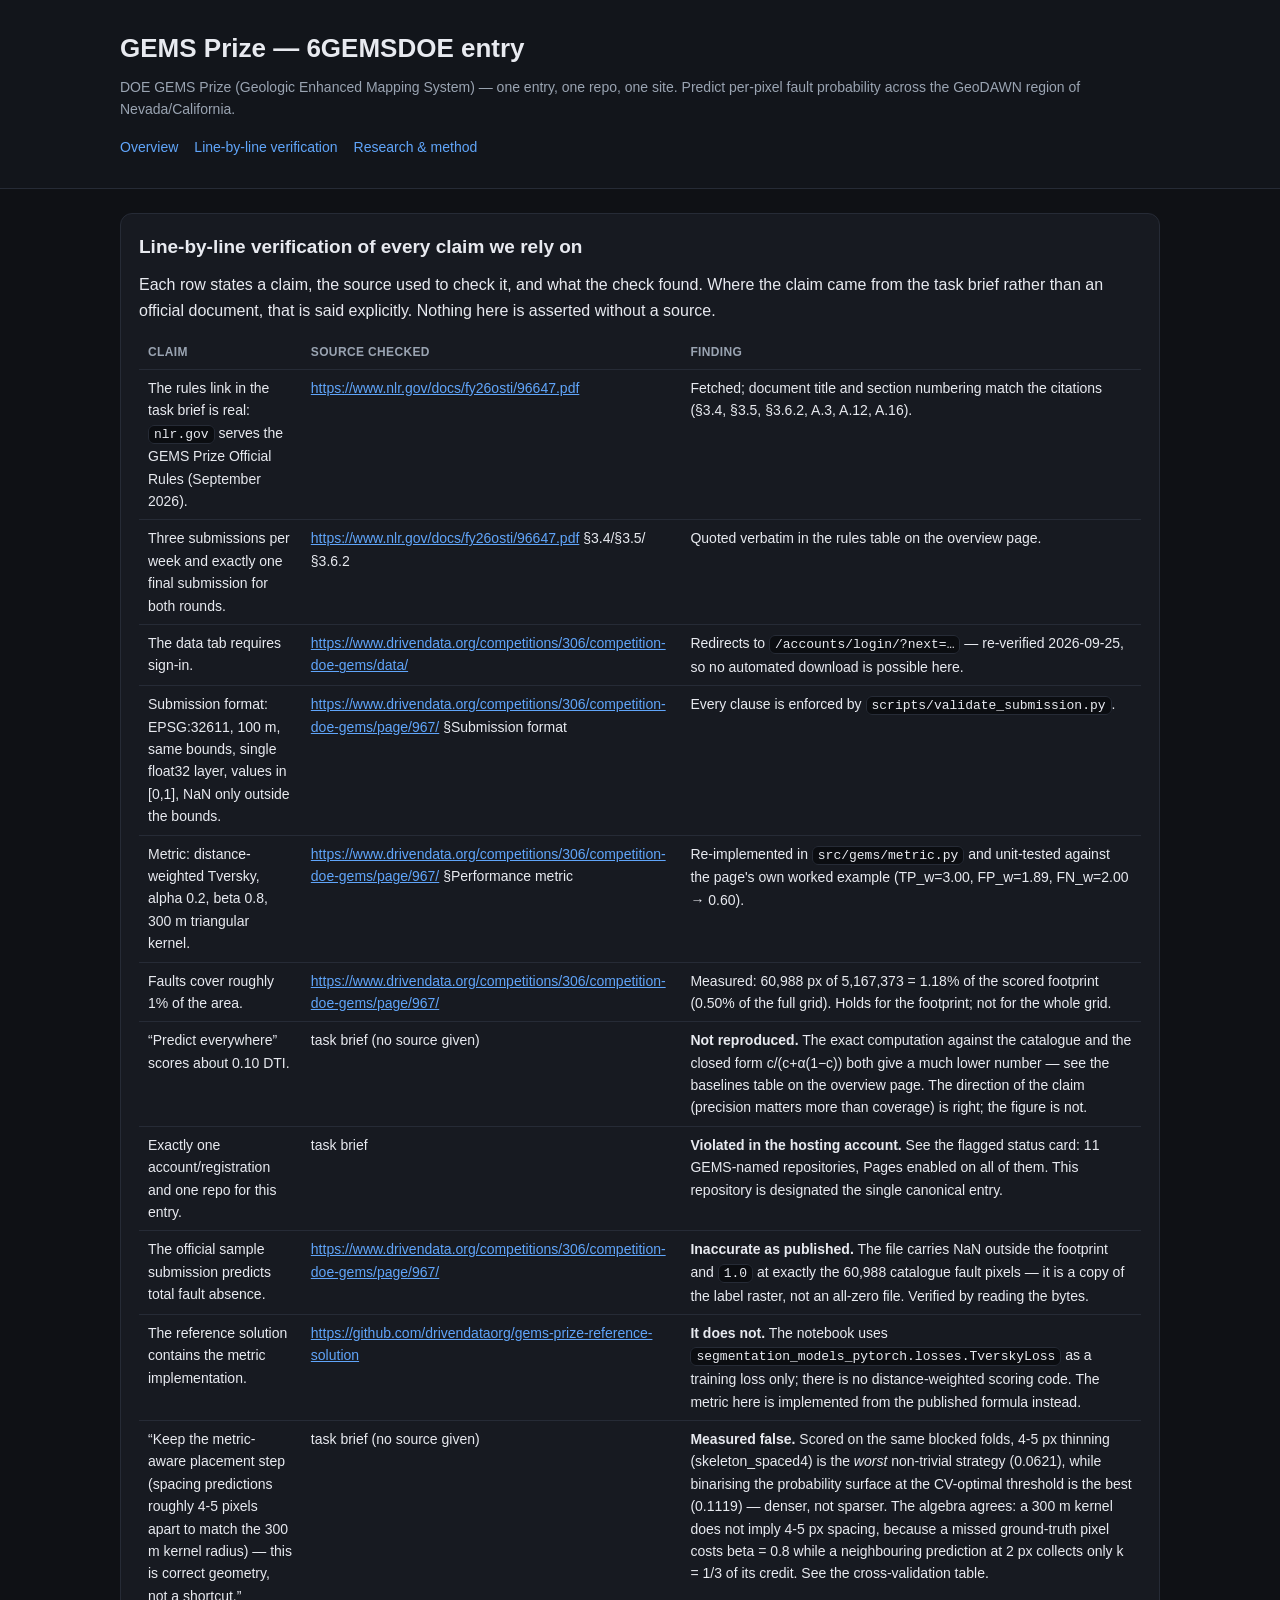
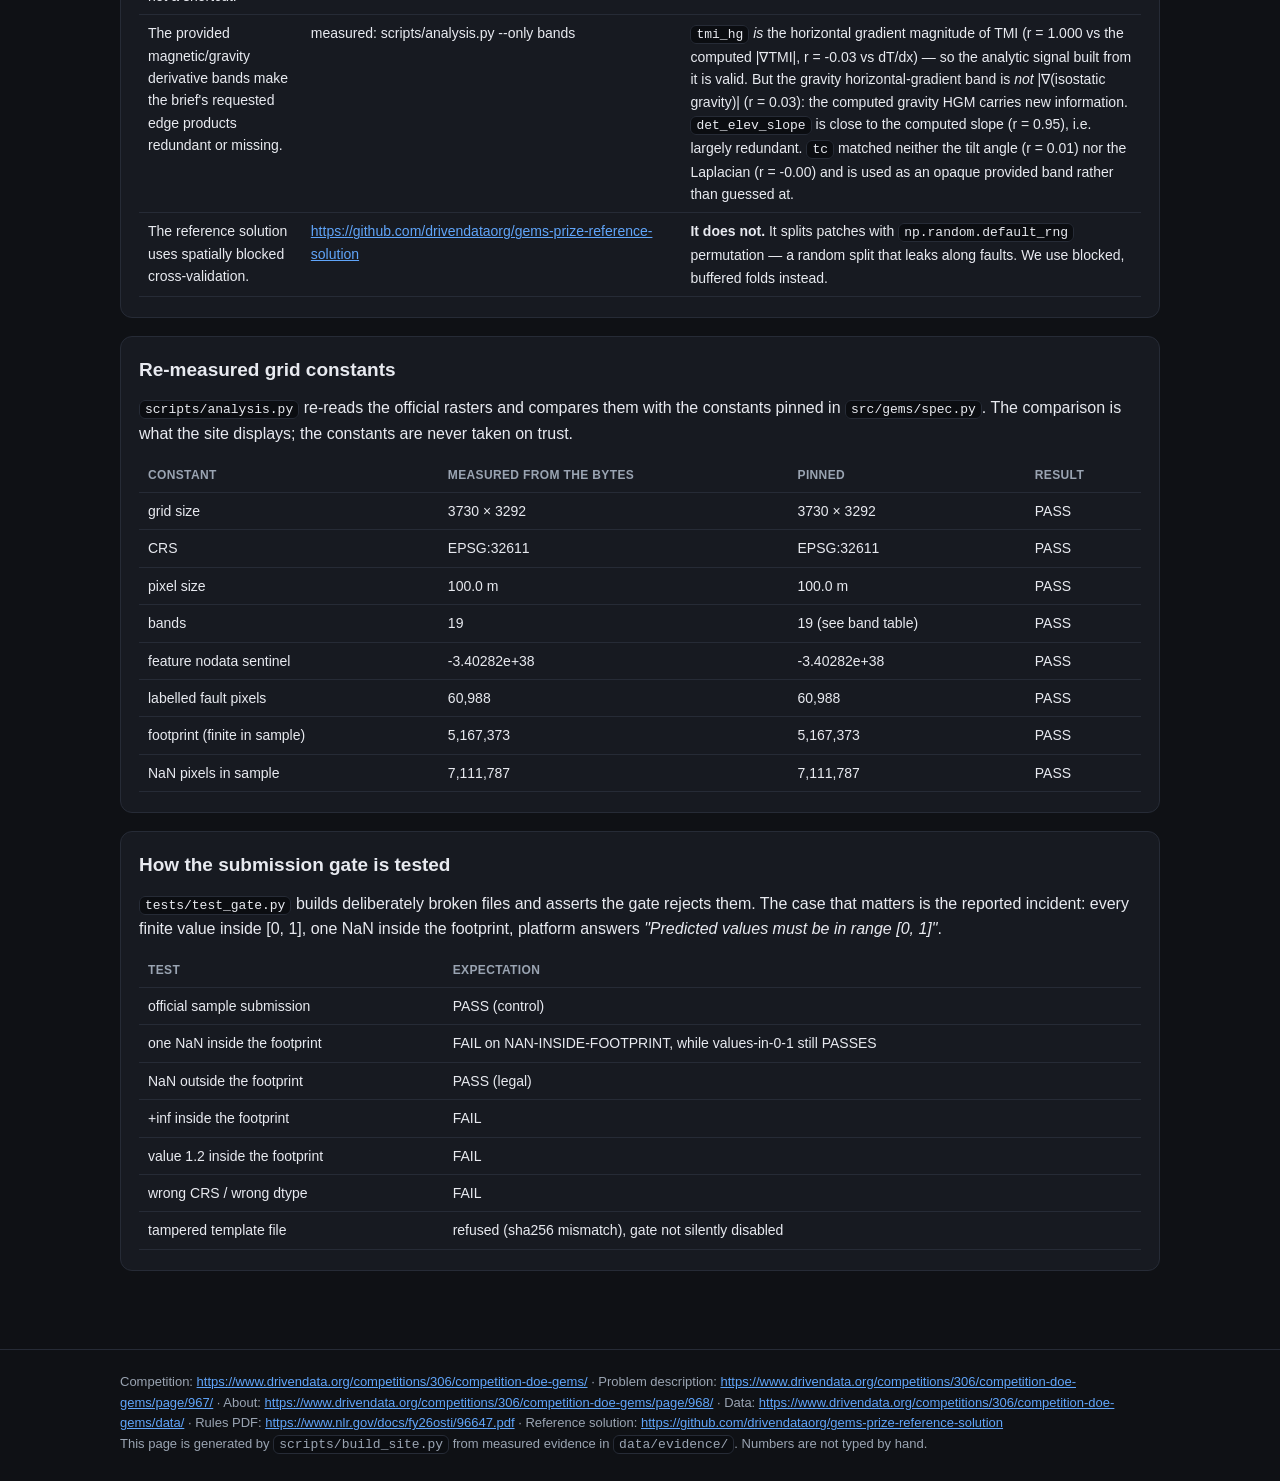
<file: verification.html>
<!doctype html>
<html lang="en"><head><meta charset="utf-8">
<meta name="viewport" content="width=device-width,initial-scale=1">
<title>Verification — GEMS Prize — 6GEMSDOE entry</title>
<link rel="stylesheet" href="assets/style.css">
</head><body>
<header><div class="wrap">
<h1>GEMS Prize — 6GEMSDOE entry</h1>
<div class="sub">DOE GEMS Prize (Geologic Enhanced Mapping System) —
one entry, one repo, one site. Predict per-pixel fault probability across the
GeoDAWN region of Nevada/California.</div>
<nav><a href="index.html">Overview</a><a href="verification.html" class="on">Line-by-line verification</a><a href="research.html">Research & method</a></nav>
</div></header>
<main><div class="wrap">

<div class="card">
  <h2>Line-by-line verification of every claim we rely on</h2>
  <p>Each row states a claim, the source used to check it, and what the check found.
  Where the claim came from the task brief rather than an official document, that is
  said explicitly. Nothing here is asserted without a source.</p>
  <table class=""><thead><tr><th>Claim</th><th>Source checked</th><th>Finding</th></tr></thead><tbody><tr><td>The rules link in the task brief is real: <code>nlr.gov</code> serves the GEMS Prize Official Rules (September 2026).</td><td><a href="https://www.nlr.gov/docs/fy26osti/96647.pdf" rel="noopener">https://www.nlr.gov/docs/fy26osti/96647.pdf</a></td><td>Fetched; document title and section numbering match the citations (§3.4, §3.5, §3.6.2, A.3, A.12, A.16).</td></tr><tr><td>Three submissions per week and exactly one final submission for both rounds.</td><td><a href="https://www.nlr.gov/docs/fy26osti/96647.pdf" rel="noopener">https://www.nlr.gov/docs/fy26osti/96647.pdf</a> §3.4/§3.5/§3.6.2</td><td>Quoted verbatim in the rules table on the overview page.</td></tr><tr><td>The data tab requires sign-in.</td><td><a href="https://www.drivendata.org/competitions/306/competition-doe-gems/data/" rel="noopener">https://www.drivendata.org/competitions/306/competition-doe-gems/data/</a></td><td>Redirects to <code>/accounts/login/?next=…</code> — re-verified 2026-09-25, so no automated download is possible here.</td></tr><tr><td>Submission format: EPSG:32611, 100 m, same bounds, single float32 layer, values in [0,1], NaN only outside the bounds.</td><td><a href="https://www.drivendata.org/competitions/306/competition-doe-gems/page/967/" rel="noopener">https://www.drivendata.org/competitions/306/competition-doe-gems/page/967/</a> §Submission format</td><td>Every clause is enforced by <code>scripts/validate_submission.py</code>.</td></tr><tr><td>Metric: distance-weighted Tversky, alpha 0.2, beta 0.8, 300 m triangular kernel.</td><td><a href="https://www.drivendata.org/competitions/306/competition-doe-gems/page/967/" rel="noopener">https://www.drivendata.org/competitions/306/competition-doe-gems/page/967/</a> §Performance metric</td><td>Re-implemented in <code>src/gems/metric.py</code> and unit-tested against the page's own worked example (TP_w=3.00, FP_w=1.89, FN_w=2.00 → 0.60).</td></tr><tr><td>Faults cover roughly 1% of the area.</td><td><a href="https://www.drivendata.org/competitions/306/competition-doe-gems/page/967/" rel="noopener">https://www.drivendata.org/competitions/306/competition-doe-gems/page/967/</a></td><td>Measured: 60,988 px of 5,167,373 = 1.18% of the scored footprint (0.50% of the full grid). Holds for the footprint; not for the whole grid.</td></tr><tr><td>“Predict everywhere” scores about 0.10 DTI.</td><td>task brief (no source given)</td><td><strong>Not reproduced.</strong> The exact computation against the catalogue and the closed form c/(c+α(1−c)) both give a much lower number — see the baselines table on the overview page. The direction of the claim (precision matters more than coverage) is right; the figure is not.</td></tr><tr><td>Exactly one account/registration and one repo for this entry.</td><td>task brief</td><td><strong>Violated in the hosting account.</strong> See the flagged status card: 11 GEMS-named repositories, Pages enabled on all of them. This repository is designated the single canonical entry.</td></tr><tr><td>The official sample submission predicts total fault absence.</td><td><a href="https://www.drivendata.org/competitions/306/competition-doe-gems/page/967/" rel="noopener">https://www.drivendata.org/competitions/306/competition-doe-gems/page/967/</a></td><td><strong>Inaccurate as published.</strong> The file carries NaN outside the footprint and <code>1.0</code> at exactly the 60,988 catalogue fault pixels — it is a copy of the label raster, not an all-zero file. Verified by reading the bytes.</td></tr><tr><td>The reference solution contains the metric implementation.</td><td><a href="https://github.com/drivendataorg/gems-prize-reference-solution" rel="noopener">https://github.com/drivendataorg/gems-prize-reference-solution</a></td><td><strong>It does not.</strong> The notebook uses <code>segmentation_models_pytorch.losses.TverskyLoss</code> as a training loss only; there is no distance-weighted scoring code. The metric here is implemented from the published formula instead.</td></tr><tr><td>“Keep the metric-aware placement step (spacing predictions roughly 4-5 pixels apart to match the 300 m kernel radius) — this is correct geometry, not a shortcut.”</td><td>task brief (no source given)</td><td><strong>Measured false.</strong> Scored on the same blocked folds, 4-5 px thinning (skeleton_spaced4) is the <em>worst</em> non-trivial strategy (0.0621), while binarising the probability surface at the CV-optimal threshold is the best (0.1119) — denser, not sparser. The algebra agrees: a 300 m kernel does not imply 4-5 px spacing, because a missed ground-truth pixel costs beta = 0.8 while a neighbouring prediction at 2 px collects only k = 1/3 of its credit. See the cross-validation table.</td></tr><tr><td>The provided magnetic/gravity derivative bands make the brief's requested edge products redundant or missing.</td><td>measured: scripts/analysis.py --only bands</td><td><code>tmi_hg</code> <em>is</em> the horizontal gradient magnitude of TMI (r = 1.000 vs the computed |&#8711;TMI|, r = -0.03 vs dT/dx) — so the analytic signal built from it is valid. But the gravity horizontal-gradient band is <em>not</em> |&#8711;(isostatic gravity)| (r = 0.03): the computed gravity HGM carries new information. <code>det_elev_slope</code> is close to the computed slope (r = 0.95), i.e. largely redundant. <code>tc</code> matched neither the tilt angle (r = 0.01) nor the Laplacian (r = -0.00) and is used as an opaque provided band rather than guessed at.</td></tr><tr><td>The reference solution uses spatially blocked cross-validation.</td><td><a href="https://github.com/drivendataorg/gems-prize-reference-solution" rel="noopener">https://github.com/drivendataorg/gems-prize-reference-solution</a></td><td><strong>It does not.</strong> It splits patches with <code>np.random.default_rng</code> permutation — a random split that leaks along faults. We use blocked, buffered folds instead.</td></tr></tbody></table>
</div>
<div class="card">
  <h2>Re-measured grid constants</h2>
  <p><code>scripts/analysis.py</code> re-reads the official rasters and compares them
  with the constants pinned in <code>src/gems/spec.py</code>. The comparison is what
  the site displays; the constants are never taken on trust.</p>
  <table class=""><thead><tr><th>Constant</th><th>Measured from the bytes</th><th>Pinned</th><th>Result</th></tr></thead><tbody><tr><td>grid size</td><td>3730 × 3292</td><td>3730 × 3292</td><td>PASS</td></tr><tr><td>CRS</td><td>EPSG:32611</td><td>EPSG:32611</td><td>PASS</td></tr><tr><td>pixel size</td><td>100.0 m</td><td>100.0 m</td><td>PASS</td></tr><tr><td>bands</td><td>19</td><td>19 (see band table)</td><td>PASS</td></tr><tr><td>feature nodata sentinel</td><td>-3.40282e+38</td><td>-3.40282e+38</td><td>PASS</td></tr><tr><td>labelled fault pixels</td><td>60,988</td><td>60,988</td><td>PASS</td></tr><tr><td>footprint (finite in sample)</td><td>5,167,373</td><td>5,167,373</td><td>PASS</td></tr><tr><td>NaN pixels in sample</td><td>7,111,787</td><td>7,111,787</td><td>PASS</td></tr></tbody></table>
</div>
<div class="card">
  <h2>How the submission gate is tested</h2>
  <p><code>tests/test_gate.py</code> builds deliberately broken files and asserts the
  gate rejects them. The case that matters is the reported incident: every finite
  value inside [0, 1], one NaN inside the footprint, platform answers
  <em>"Predicted values must be in range [0, 1]"</em>.</p>
  <table class=""><thead><tr><th>Test</th><th>Expectation</th></tr></thead><tbody><tr><td>official sample submission</td><td>PASS (control)</td></tr><tr><td>one NaN inside the footprint</td><td>FAIL on NAN-INSIDE-FOOTPRINT, while values-in-0-1 still PASSES</td></tr><tr><td>NaN outside the footprint</td><td>PASS (legal)</td></tr><tr><td>+inf inside the footprint</td><td>FAIL</td></tr><tr><td>value 1.2 inside the footprint</td><td>FAIL</td></tr><tr><td>wrong CRS / wrong dtype</td><td>FAIL</td></tr><tr><td>tampered template file</td><td>refused (sha256 mismatch), gate not silently disabled</td></tr></tbody></table>
</div>
</div></main>
<footer><div class="wrap">
Competition: <a href="https://www.drivendata.org/competitions/306/competition-doe-gems/" rel="noopener">https://www.drivendata.org/competitions/306/competition-doe-gems/</a> · Problem description: <a href="https://www.drivendata.org/competitions/306/competition-doe-gems/page/967/" rel="noopener">https://www.drivendata.org/competitions/306/competition-doe-gems/page/967/</a> ·
About: <a href="https://www.drivendata.org/competitions/306/competition-doe-gems/page/968/" rel="noopener">https://www.drivendata.org/competitions/306/competition-doe-gems/page/968/</a> · Data: <a href="https://www.drivendata.org/competitions/306/competition-doe-gems/data/" rel="noopener">https://www.drivendata.org/competitions/306/competition-doe-gems/data/</a> ·
Rules PDF: <a href="https://www.nlr.gov/docs/fy26osti/96647.pdf" rel="noopener">https://www.nlr.gov/docs/fy26osti/96647.pdf</a> ·
Reference solution: <a href="https://github.com/drivendataorg/gems-prize-reference-solution" rel="noopener">https://github.com/drivendataorg/gems-prize-reference-solution</a>
<p>This page is generated by <code>scripts/build_site.py</code> from measured
evidence in <code>data/evidence/</code>. Numbers are not typed by hand.</p>
</div></footer></body></html>
</file>
<file: assets/style.css>
:root{--bg:#0f1115;--fg:#e8eaf0;--mut:#9aa4b2;--card:#171a21;--line:#262b36;
--acc:#6ee7b7;--acc2:#60a5fa;--warn:#fbbf24;--bad:#f87171}
*{box-sizing:border-box}
body{margin:0;background:var(--bg);color:var(--fg);font:16px/1.6 -apple-system,
BlinkMacSystemFont,"Segoe UI",Roboto,Helvetica,Arial,sans-serif}
header{padding:28px 20px;border-bottom:1px solid var(--line);background:#12151b}
.wrap{max-width:1080px;margin:0 auto;padding:0 20px}
h1{margin:0 0 6px;font-size:26px}
h2{font-size:19px;margin:0 0 10px}
h3{font-size:16px;margin:0 0 8px}
p{margin:0 0 12px}
.sub{color:var(--mut);font-size:14px}
nav a{color:var(--acc2);text-decoration:none;margin-right:16px;font-size:14px}
nav{margin-top:14px}
main{padding:24px 0 60px}
.card{background:var(--card);border:1px solid var(--line);border-radius:12px;
padding:18px 18px 6px;margin:0 0 18px}
.card.flag{border-color:var(--warn)}
.card.warn{border-color:var(--warn)}
.hero-card{border-color:var(--acc)}
.lead{font-size:17px}
a{color:var(--acc2)}
code{background:#0b0d11;border:1px solid var(--line);border-radius:6px;
padding:1px 5px;font-size:13px}
code.hash{font-size:12px;color:var(--mut)}
table{width:100%;border-collapse:collapse;margin:8px 0 14px;font-size:14px}
th,td{text-align:left;padding:7px 9px;border-bottom:1px solid var(--line);
vertical-align:top}
th{color:var(--mut);font-weight:600;font-size:12px;text-transform:uppercase;
letter-spacing:.03em}
tr:hover td{background:#1b1f27}
.download{display:inline-block;background:var(--acc);color:#06231a;font-weight:700;
padding:11px 18px;border-radius:9px;text-decoration:none;font-size:16px}
.download:hover{filter:brightness(1.08)}
.file{margin:10px 0 14px}
.meta{color:var(--mut);font-size:13px;margin-left:10px}
.steps{margin:0 0 12px 18px}
.steps li{margin:5px 0}
.note{color:var(--mut);font-size:13px}
.methodnote{background:#0b0d11;border:1px solid var(--line);border-radius:8px;
padding:10px 12px;font-size:13px}
details{margin:10px 0 14px}
summary{cursor:pointer;color:var(--acc2);font-size:14px;margin-bottom:6px}
ul{margin:0 0 12px 20px}
li{margin:5px 0}
footer{border-top:1px solid var(--line);padding:22px 20px;color:var(--mut);
font-size:13px}
.grid{display:grid;grid-template-columns:1fr 1fr;gap:18px}
@media(max-width:760px){.grid{grid-template-columns:1fr}}
.flagp{color:var(--warn)}
.ok{color:var(--acc)}
</file>
